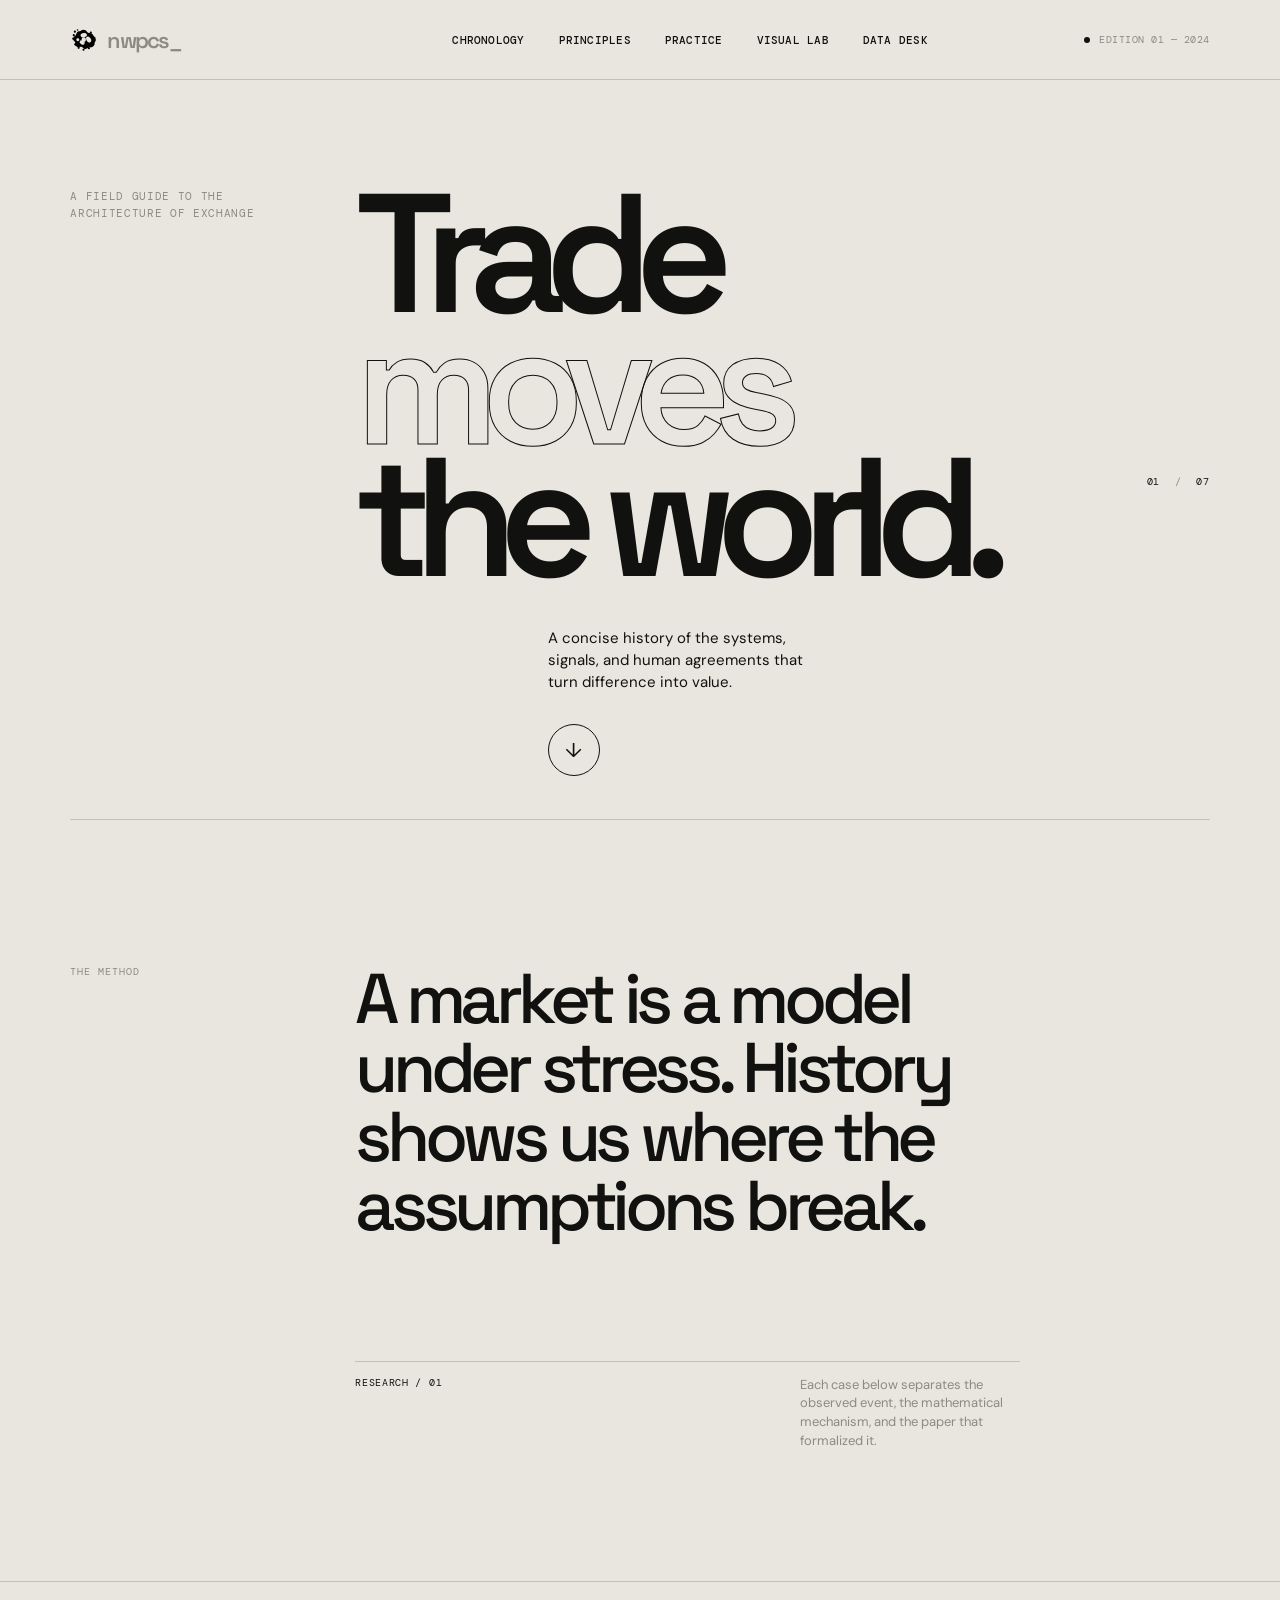
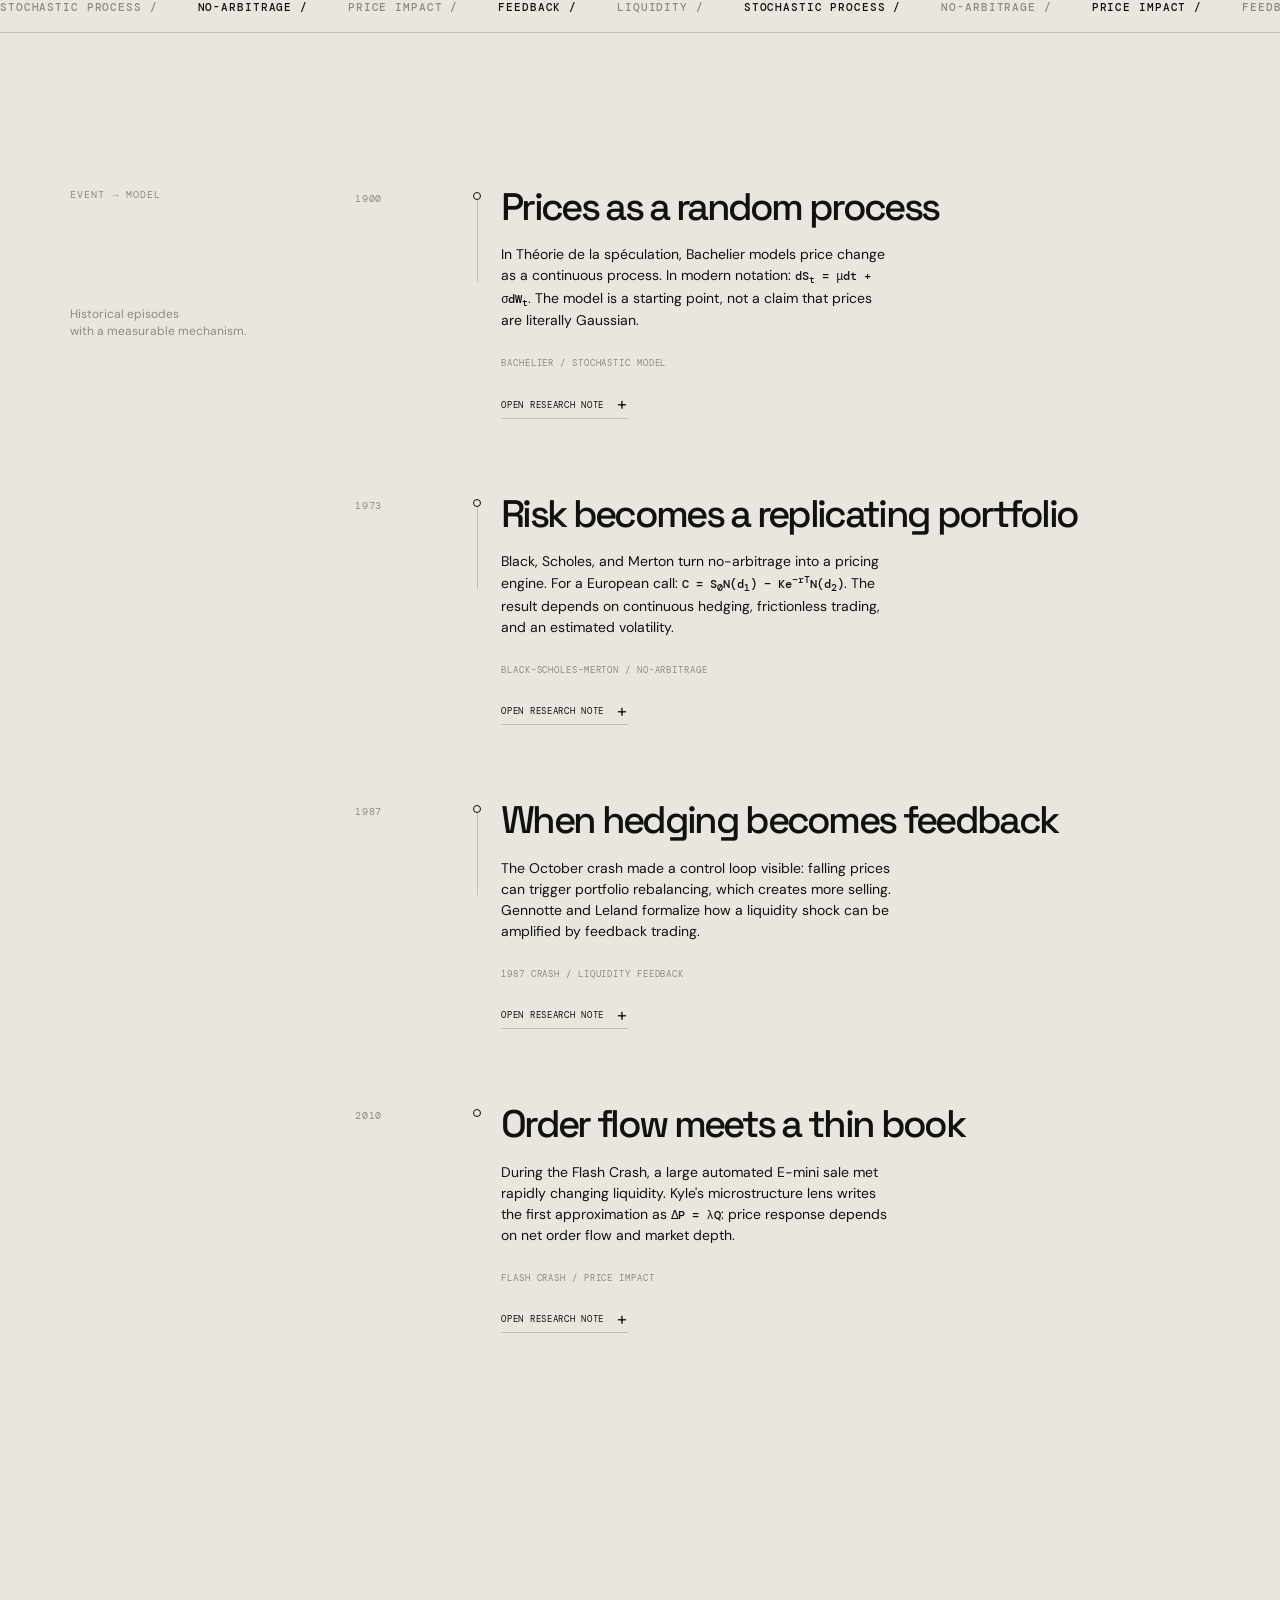
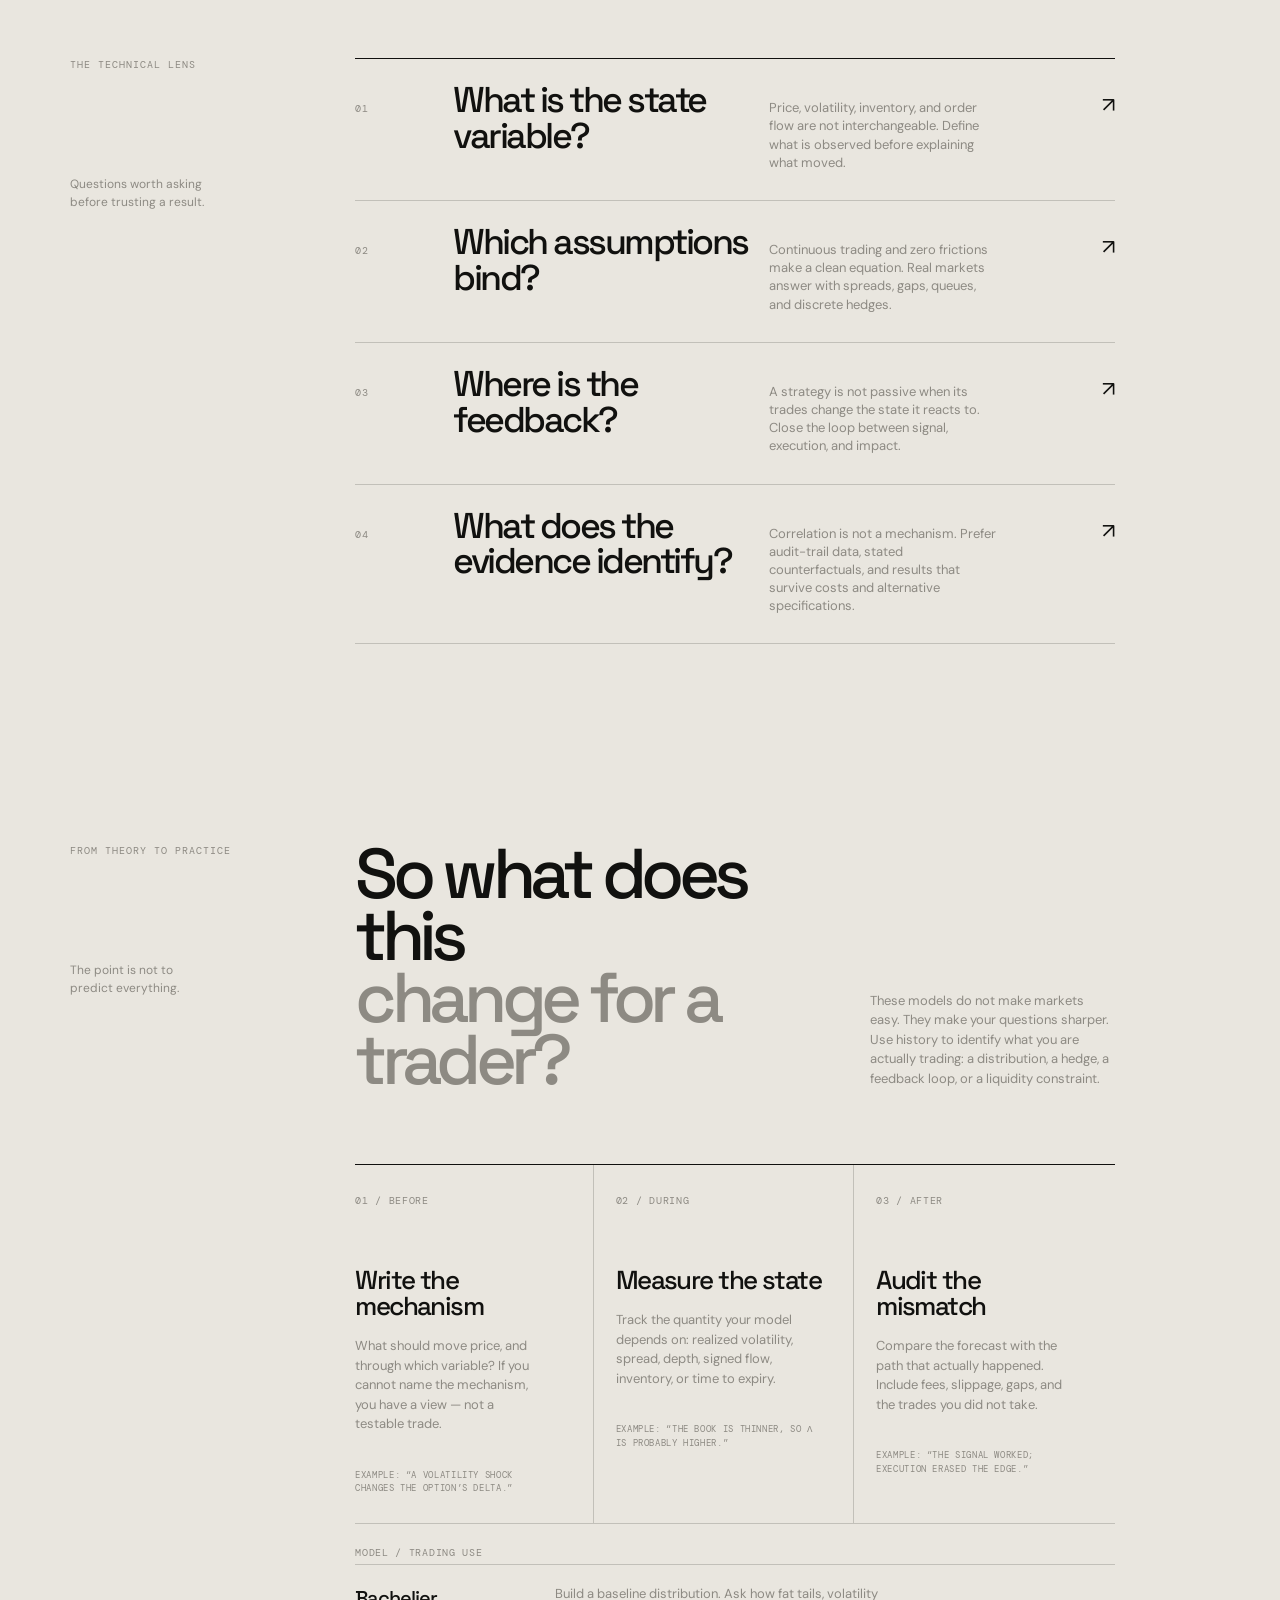
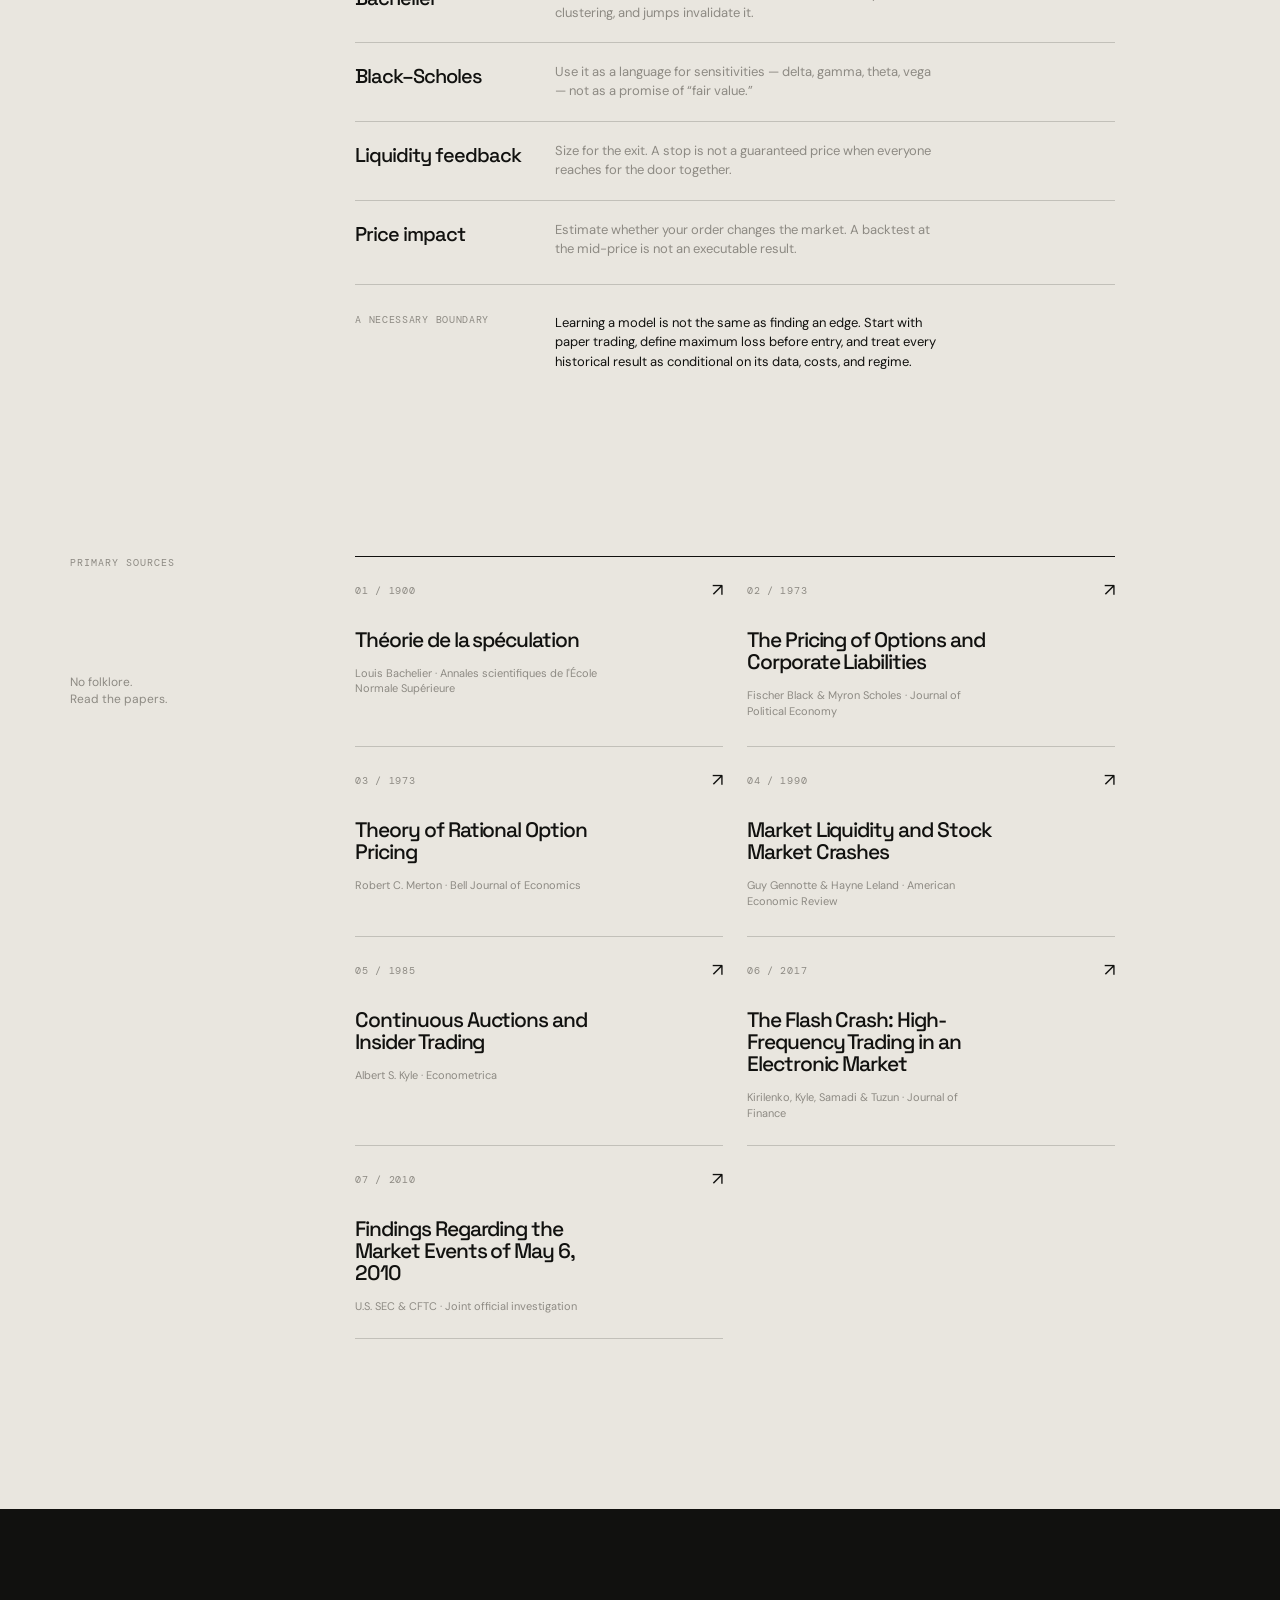
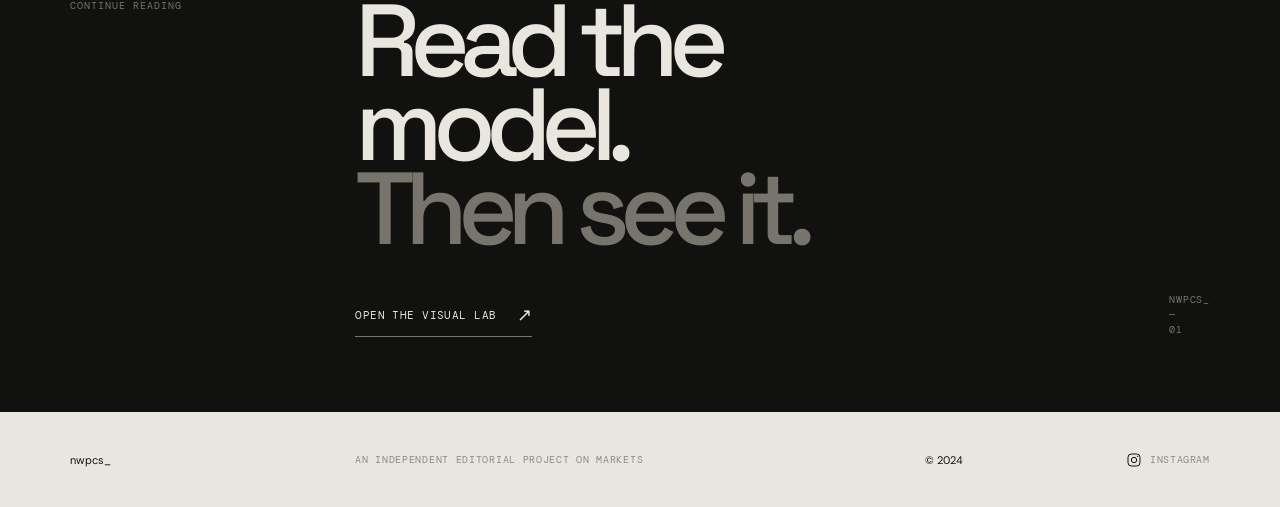
<file: index.html>
<!doctype html>
<html lang="en">
  <head>
    <meta charset="UTF-8" />
    <meta name="viewport" content="width=device-width, initial-scale=1.0" />
    <meta name="theme-color" content="#10100f" />
    <meta name="description" content="The institutional history of trade, from first exchange to electronic markets." />
    <title>nwpcs_ — A Technical History of Trade</title>
    <link rel="preconnect" href="https://fonts.googleapis.com" />
    <link rel="preconnect" href="https://fonts.gstatic.com" crossorigin />
    <link href="https://fonts.googleapis.com/css2?family=DM+Mono:wght@400;500&family=DM+Sans:wght@400;500;700&family=Space+Grotesk:wght@400;500;600;700&display=swap" rel="stylesheet" />
    <link rel="stylesheet" href="styles.css" />
  </head>
  <body>
    <div class="progress-bar" aria-hidden="true"></div>
    <header class="site-header">
      <a class="wordmark" href="#top" aria-label="nwpcs_ home"><img src="logo.svg" alt="" /> <span>nwpcs_</span></a>
      <nav class="main-nav" aria-label="Main navigation">
        <a href="#chronology">Chronology</a>
        <a href="#principles">Principles</a>
        <a href="#practice">Practice</a>
        <a href="lab.html">Visual lab</a>
        <a href="data.html">Data desk</a>
      </nav>
      <div class="header-meta">
        <span class="status-dot"></span>
        <span>Edition 01 — 2024</span>
      </div>
      <button class="menu-button" aria-label="Toggle navigation" aria-expanded="false"><span></span><span></span></button>
    </header>

    <main id="top">
      <section class="hero section-grid">
        <div class="hero-kicker reveal">A field guide to the<br />architecture of exchange</div>
        <div class="hero-copy reveal">
          <h1>Trade<br /><em>moves</em><br />the world.</h1>
          <p class="hero-intro">A concise history of the systems, signals, and human agreements that turn difference into value.</p>
          <a class="circle-link" href="#chronology" aria-label="Explore the chronology"><span>↓</span></a>
        </div>
        <div class="hero-index mono reveal">01 <span>/</span> 07</div>
        <div class="hero-rule"></div>
      </section>

      <section class="statement section-grid reveal">
        <p class="eyebrow">The method</p>
        <div class="statement-body">
          <p class="display-copy">A market is a model under stress. History shows us where the assumptions break.</p>
          <div class="statement-foot">
            <span class="mono">RESEARCH / 01</span>
            <p>Each case below separates the observed event, the mathematical mechanism, and the paper that formalized it.</p>
          </div>
        </div>
      </section>

      <section class="ticker" aria-label="Market concepts">
        <div class="ticker-track">
          <span>STOCHASTIC PROCESS /</span><span>NO-ARBITRAGE /</span><span>PRICE IMPACT /</span><span>FEEDBACK /</span><span>LIQUIDITY /</span><span>STOCHASTIC PROCESS /</span><span>NO-ARBITRAGE /</span><span>PRICE IMPACT /</span><span>FEEDBACK /</span><span>LIQUIDITY /</span>
        </div>
      </section>

      <section id="chronology" class="chronology section-grid">
        <div class="section-side">
          <p class="eyebrow">Event → model</p>
          <p class="side-note">Historical episodes<br />with a measurable mechanism.</p>
        </div>
        <div class="timeline">
          <article class="timeline-item reveal">
            <div class="timeline-date mono">1900</div>
            <div class="timeline-marker"></div>
            <div class="timeline-content">
              <h2>Prices as a random process</h2>
              <p>In <em>Théorie de la spéculation</em>, Bachelier models price change as a continuous process. In modern notation: <strong>dS<sub>t</sub> = μdt + σdW<sub>t</sub></strong>. The model is a starting point, not a claim that prices are literally Gaussian.</p>
              <span class="timeline-tag">BACHELIER / STOCHASTIC MODEL</span>
              <button class="event-trigger" type="button" aria-expanded="false"><span>Open research note</span><span class="event-trigger-icon">+</span></button>
              <div class="event-detail" hidden>
                <div class="detail-label mono">Mechanism</div>
                <p>Bachelier assumes increments are independent and normally distributed. Over a horizon <strong>t</strong>, the model implies <strong>S<sub>t</sub> − S<sub>0</sub> ~ N(μt, σ²t)</strong>. Variance grows linearly with time, a useful benchmark for testing how observed returns depart from a random walk.</p>
                <div class="detail-label mono">Read the paper</div>
                <a href="https://doi.org/10.24033/asens.476" target="_blank" rel="noreferrer">Louis Bachelier, “Théorie de la spéculation” <span>↗</span></a>
              </div>
            </div>
          </article>
          <article class="timeline-item reveal">
            <div class="timeline-date mono">1973</div>
            <div class="timeline-marker"></div>
            <div class="timeline-content">
              <h2>Risk becomes a replicating portfolio</h2>
              <p>Black, Scholes, and Merton turn no-arbitrage into a pricing engine. For a European call: <strong>C = S<sub>0</sub>N(d<sub>1</sub>) − Ke<sup>−rT</sup>N(d<sub>2</sub>)</strong>. The result depends on continuous hedging, frictionless trading, and an estimated volatility.</p>
              <span class="timeline-tag">BLACK–SCHOLES–MERTON / NO-ARBITRAGE</span>
              <button class="event-trigger" type="button" aria-expanded="false"><span>Open research note</span><span class="event-trigger-icon">+</span></button>
              <div class="event-detail" hidden>
                <div class="detail-label mono">Mechanism</div>
                <p>The hedge ratio <strong>Δ = ∂C/∂S</strong> changes as the underlying moves. Rebalancing the stock position offsets the option's local exposure; the remaining return is tied to the risk-free rate under the model's assumptions.</p>
                <div class="detail-label mono">Read the papers</div>
                <a href="https://doi.org/10.1086/260062" target="_blank" rel="noreferrer">Black &amp; Scholes, “The Pricing of Options and Corporate Liabilities” <span>↗</span></a>
                <a href="https://doi.org/10.2307/3003143" target="_blank" rel="noreferrer">Merton, “Theory of Rational Option Pricing” <span>↗</span></a>
              </div>
            </div>
          </article>
          <article class="timeline-item reveal">
            <div class="timeline-date mono">1987</div>
            <div class="timeline-marker"></div>
            <div class="timeline-content">
              <h2>When hedging becomes feedback</h2>
              <p>The October crash made a control loop visible: falling prices can trigger portfolio rebalancing, which creates more selling. Gennotte and Leland formalize how a liquidity shock can be amplified by feedback trading.</p>
              <span class="timeline-tag">1987 CRASH / LIQUIDITY FEEDBACK</span>
              <button class="event-trigger" type="button" aria-expanded="false"><span>Open research note</span><span class="event-trigger-icon">+</span></button>
              <div class="event-detail" hidden>
                <div class="detail-label mono">Mechanism</div>
                <p>A price move changes portfolio weights. If many strategies rebalance in the same direction, aggregate demand becomes a function of the price move itself: <strong>Q<sub>t</sub> = Q<sub>0</sub> − αΔP<sub>t</sub></strong>. With limited depth, that endogenous order flow can magnify the initial shock.</p>
                <div class="detail-label mono">Read the paper</div>
                <a href="https://www.jstor.org/stable/2006814" target="_blank" rel="noreferrer">Gennotte &amp; Leland, “Market Liquidity and Stock Market Crashes” <span>↗</span></a>
            </div>
          </article>
          <article class="timeline-item reveal">
            <div class="timeline-date mono">2010</div>
            <div class="timeline-marker"></div>
            <div class="timeline-content">
              <h2>Order flow meets a thin book</h2>
              <p>During the Flash Crash, a large automated E-mini sale met rapidly changing liquidity. Kyle's microstructure lens writes the first approximation as <strong>ΔP = λQ</strong>: price response depends on net order flow and market depth.</p>
              <span class="timeline-tag">FLASH CRASH / PRICE IMPACT</span>
              <button class="event-trigger" type="button" aria-expanded="false"><span>Open research note</span><span class="event-trigger-icon">+</span></button>
              <div class="event-detail" hidden>
                <div class="detail-label mono">Mechanism</div>
                <p>Here <strong>Q</strong> is signed net order flow and <strong>λ</strong> is inverse market depth. When displayed liquidity is withdrawn, the same quantity must travel through more price levels: effective <strong>λ</strong> rises, so a fixed order produces a larger move.</p>
                <div class="detail-label mono">Read the evidence</div>
                <a href="https://www.sec.gov/files/dera/studies/2010/marketevents-report.pdf" target="_blank" rel="noreferrer">SEC &amp; CFTC, “Findings Regarding the Market Events of May 6, 2010” <span>↗</span></a>
                <a href="https://doi.org/10.1111/jofi.12410" target="_blank" rel="noreferrer">Kirilenko et al., “The Flash Crash” <span>↗</span></a>
              </div>
            </div>
          </article>
        </div>
      </section>

      <section id="principles" class="principles section-grid">
        <div class="section-side">
          <p class="eyebrow">The technical lens</p>
          <p class="side-note">Questions worth asking<br />before trusting a result.</p>
        </div>
        <div class="principle-list">
          <article class="principle reveal"><span class="principle-num mono">01</span><h2>What is the state variable?</h2><p>Price, volatility, inventory, and order flow are not interchangeable. Define what is observed before explaining what moved.</p><span class="principle-arrow">↗</span></article>
          <article class="principle reveal"><span class="principle-num mono">02</span><h2>Which assumptions bind?</h2><p>Continuous trading and zero frictions make a clean equation. Real markets answer with spreads, gaps, queues, and discrete hedges.</p><span class="principle-arrow">↗</span></article>
          <article class="principle reveal"><span class="principle-num mono">03</span><h2>Where is the feedback?</h2><p>A strategy is not passive when its trades change the state it reacts to. Close the loop between signal, execution, and impact.</p><span class="principle-arrow">↗</span></article>
          <article class="principle reveal"><span class="principle-num mono">04</span><h2>What does the evidence identify?</h2><p>Correlation is not a mechanism. Prefer audit-trail data, stated counterfactuals, and results that survive costs and alternative specifications.</p><span class="principle-arrow">↗</span></article>
        </div>
      </section>

      <section id="practice" class="practice section-grid">
        <div class="section-side">
          <p class="eyebrow">From theory to practice</p>
          <p class="side-note">The point is not to<br />predict everything.</p>
        </div>
        <div class="practice-body">
          <div class="practice-intro reveal">
            <h2>So what does this<br /><span>change for a trader?</span></h2>
            <p>These models do not make markets easy. They make your questions sharper. Use history to identify what you are actually trading: a distribution, a hedge, a feedback loop, or a liquidity constraint.</p>
          </div>
          <div class="workflow">
            <article class="workflow-step reveal">
              <span class="workflow-num mono">01 / BEFORE</span>
              <h3>Write the mechanism</h3>
              <p>What should move price, and through which variable? If you cannot name the mechanism, you have a view — not a testable trade.</p>
              <span class="workflow-example mono">EXAMPLE: “A volatility shock changes the option’s delta.”</span>
            </article>
            <article class="workflow-step reveal">
              <span class="workflow-num mono">02 / DURING</span>
              <h3>Measure the state</h3>
              <p>Track the quantity your model depends on: realized volatility, spread, depth, signed flow, inventory, or time to expiry.</p>
              <span class="workflow-example mono">EXAMPLE: “The book is thinner, so λ is probably higher.”</span>
            </article>
            <article class="workflow-step reveal">
              <span class="workflow-num mono">03 / AFTER</span>
              <h3>Audit the mismatch</h3>
              <p>Compare the forecast with the path that actually happened. Include fees, slippage, gaps, and the trades you did not take.</p>
              <span class="workflow-example mono">EXAMPLE: “The signal worked; execution erased the edge.”</span>
            </article>
          </div>
          <div class="translation-grid">
            <div class="translation-label mono">MODEL / TRADING USE</div>
            <div class="translation-row reveal"><strong>Bachelier</strong><span>Build a baseline distribution. Ask how fat tails, volatility clustering, and jumps invalidate it.</span></div>
            <div class="translation-row reveal"><strong>Black–Scholes</strong><span>Use it as a language for sensitivities — delta, gamma, theta, vega — not as a promise of “fair value.”</span></div>
            <div class="translation-row reveal"><strong>Liquidity feedback</strong><span>Size for the exit. A stop is not a guaranteed price when everyone reaches for the door together.</span></div>
            <div class="translation-row reveal"><strong>Price impact</strong><span>Estimate whether your order changes the market. A backtest at the mid-price is not an executable result.</span></div>
          </div>
          <aside class="risk-note reveal">
            <span class="mono">A necessary boundary</span>
            <p>Learning a model is not the same as finding an edge. Start with paper trading, define maximum loss before entry, and treat every historical result as conditional on its data, costs, and regime.</p>
          </aside>
        </div>
      </section>

      <section class="sources section-grid">
        <div class="section-side">
          <p class="eyebrow">Primary sources</p>
          <p class="side-note">No folklore.<br />Read the papers.</p>
        </div>
        <div class="source-list">
          <a class="source-card reveal" href="https://doi.org/10.24033/asens.476" target="_blank" rel="noreferrer"><span class="mono">01 / 1900</span><h3>Théorie de la spéculation</h3><p>Louis Bachelier · Annales scientifiques de l'École Normale Supérieure</p><span class="source-arrow">↗</span></a>
          <a class="source-card reveal" href="https://doi.org/10.1086/260062" target="_blank" rel="noreferrer"><span class="mono">02 / 1973</span><h3>The Pricing of Options and Corporate Liabilities</h3><p>Fischer Black &amp; Myron Scholes · Journal of Political Economy</p><span class="source-arrow">↗</span></a>
          <a class="source-card reveal" href="https://doi.org/10.2307/3003143" target="_blank" rel="noreferrer"><span class="mono">03 / 1973</span><h3>Theory of Rational Option Pricing</h3><p>Robert C. Merton · Bell Journal of Economics</p><span class="source-arrow">↗</span></a>
          <a class="source-card reveal" href="https://www.jstor.org/stable/2006814" target="_blank" rel="noreferrer"><span class="mono">04 / 1990</span><h3>Market Liquidity and Stock Market Crashes</h3><p>Guy Gennotte &amp; Hayne Leland · American Economic Review</p><span class="source-arrow">↗</span></a>
          <a class="source-card reveal" href="https://doi.org/10.2307/1913210" target="_blank" rel="noreferrer"><span class="mono">05 / 1985</span><h3>Continuous Auctions and Insider Trading</h3><p>Albert S. Kyle · Econometrica</p><span class="source-arrow">↗</span></a>
          <a class="source-card reveal" href="https://doi.org/10.1111/jofi.12410" target="_blank" rel="noreferrer"><span class="mono">06 / 2017</span><h3>The Flash Crash: High-Frequency Trading in an Electronic Market</h3><p>Kirilenko, Kyle, Samadi &amp; Tuzun · Journal of Finance</p><span class="source-arrow">↗</span></a>
          <a class="source-card reveal" href="https://www.sec.gov/files/dera/studies/2010/marketevents-report.pdf" target="_blank" rel="noreferrer"><span class="mono">07 / 2010</span><h3>Findings Regarding the Market Events of May 6, 2010</h3><p>U.S. SEC &amp; CFTC · Joint official investigation</p><span class="source-arrow">↗</span></a>
        </div>
      </section>

      <section id="reading-room" class="closing">
        <div class="closing-grid section-grid reveal">
          <p class="eyebrow">Continue reading</p>
          <div>
            <h2>Read the model.<br /><span>Then see it.</span></h2>
            <a class="text-link" href="lab.html">Open the visual lab <span>↗</span></a>
          </div>
          <div class="closing-index mono">nwpcs_<br />—<br />01</div>
        </div>
      </section>
    </main>

    <footer class="site-footer section-grid">
      <span>nwpcs_</span>
      <span class="mono">An independent editorial project on markets</span>
      <span>© 2024</span>
      <a class="social-link" href="https://www.instagram.com/nwpcs_/" target="_blank" rel="noreferrer" aria-label="Follow nwpcs_ on Instagram">
        <svg viewBox="0 0 24 24" aria-hidden="true"><rect x="3" y="3" width="18" height="18" rx="5"></rect><circle cx="12" cy="12" r="4"></circle><circle cx="17.5" cy="6.5" r="1"></circle></svg>
        <span>Instagram</span>
      </a>
    </footer>
    <script src="script.js"></script>
  </body>
</html>
</file>
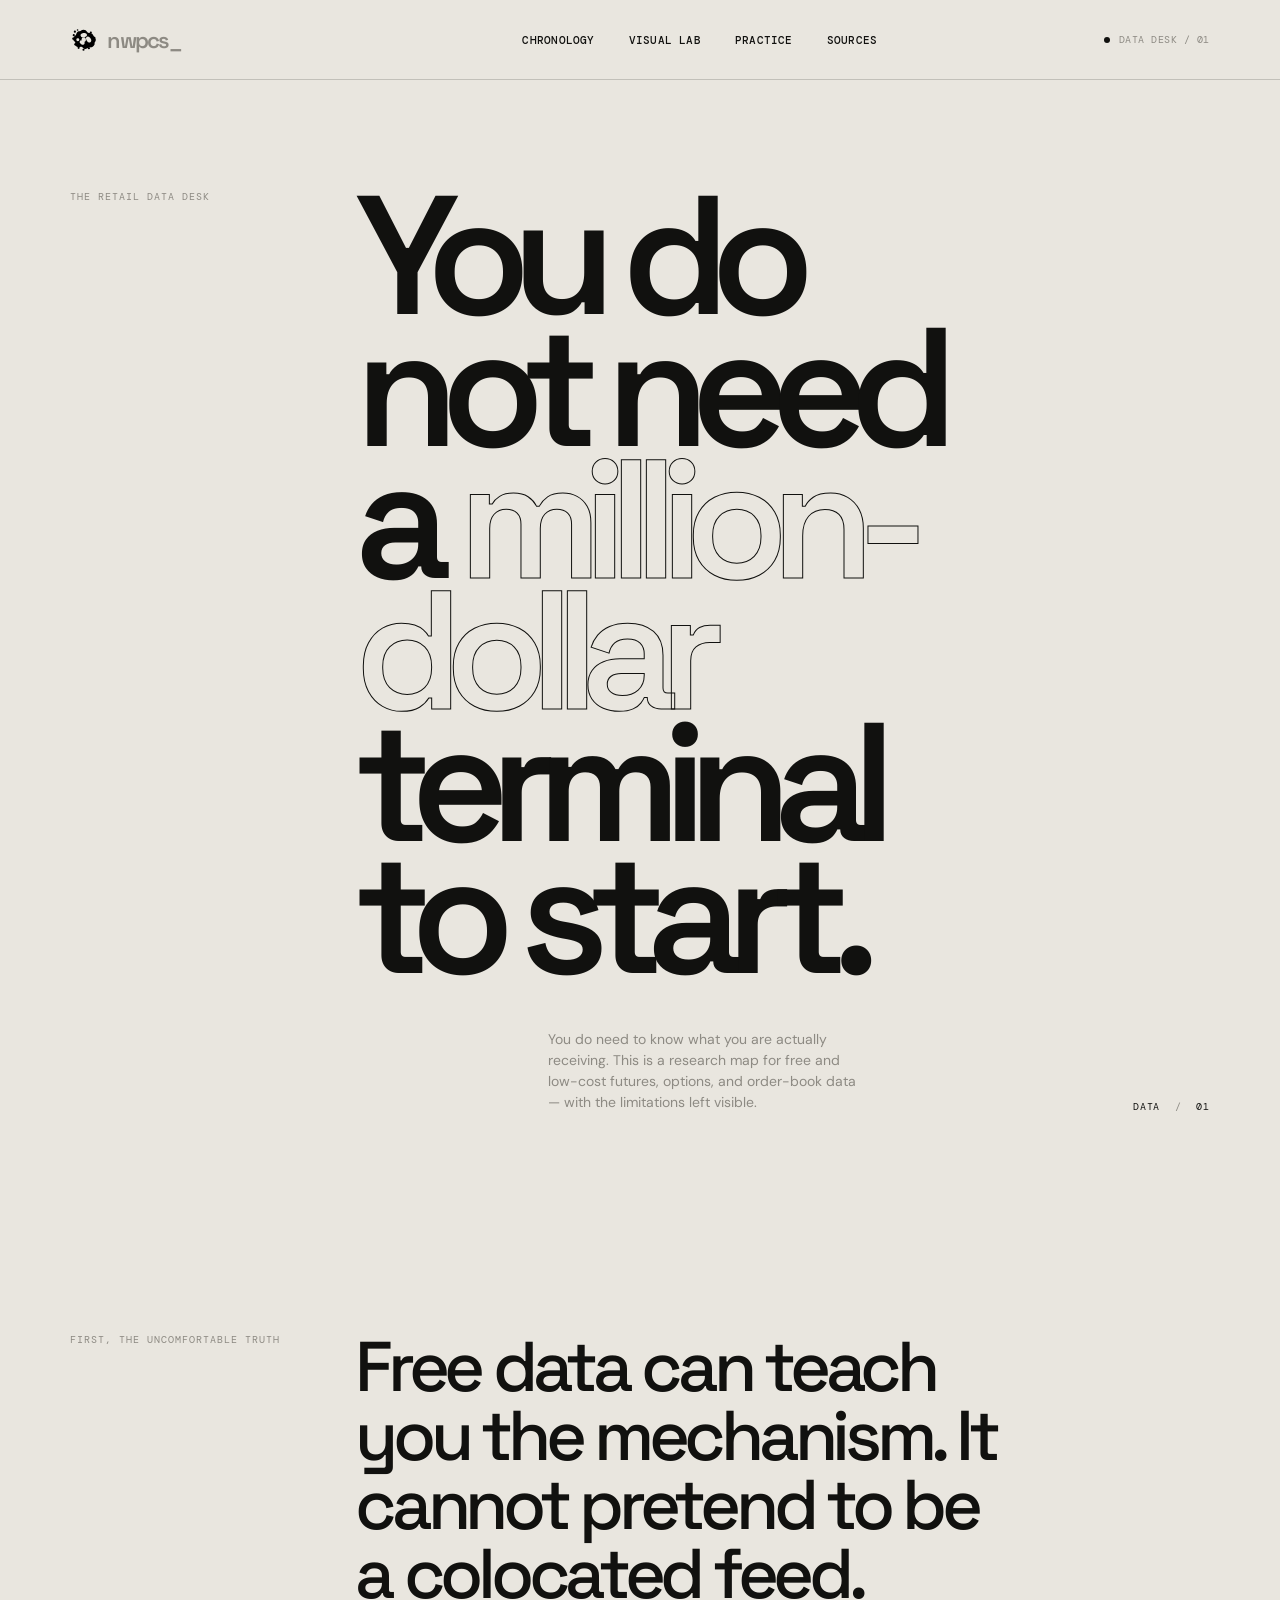
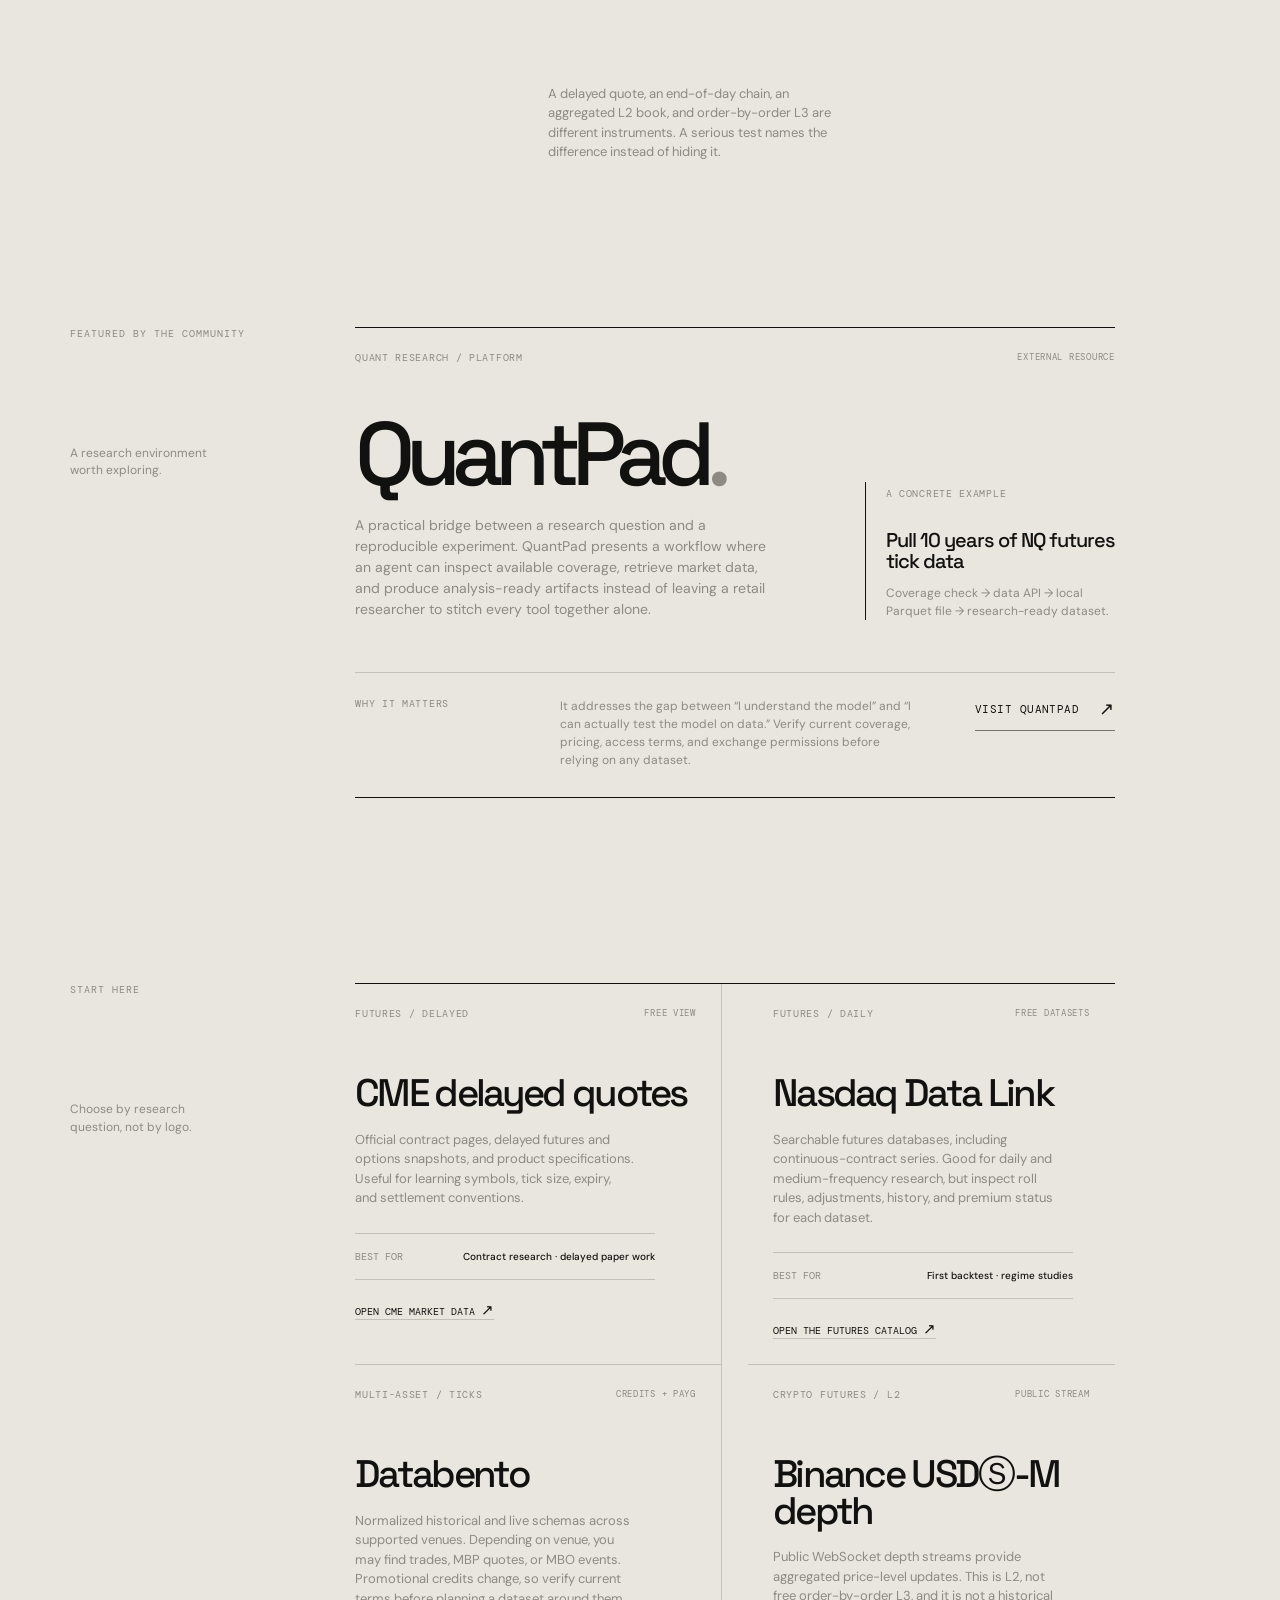
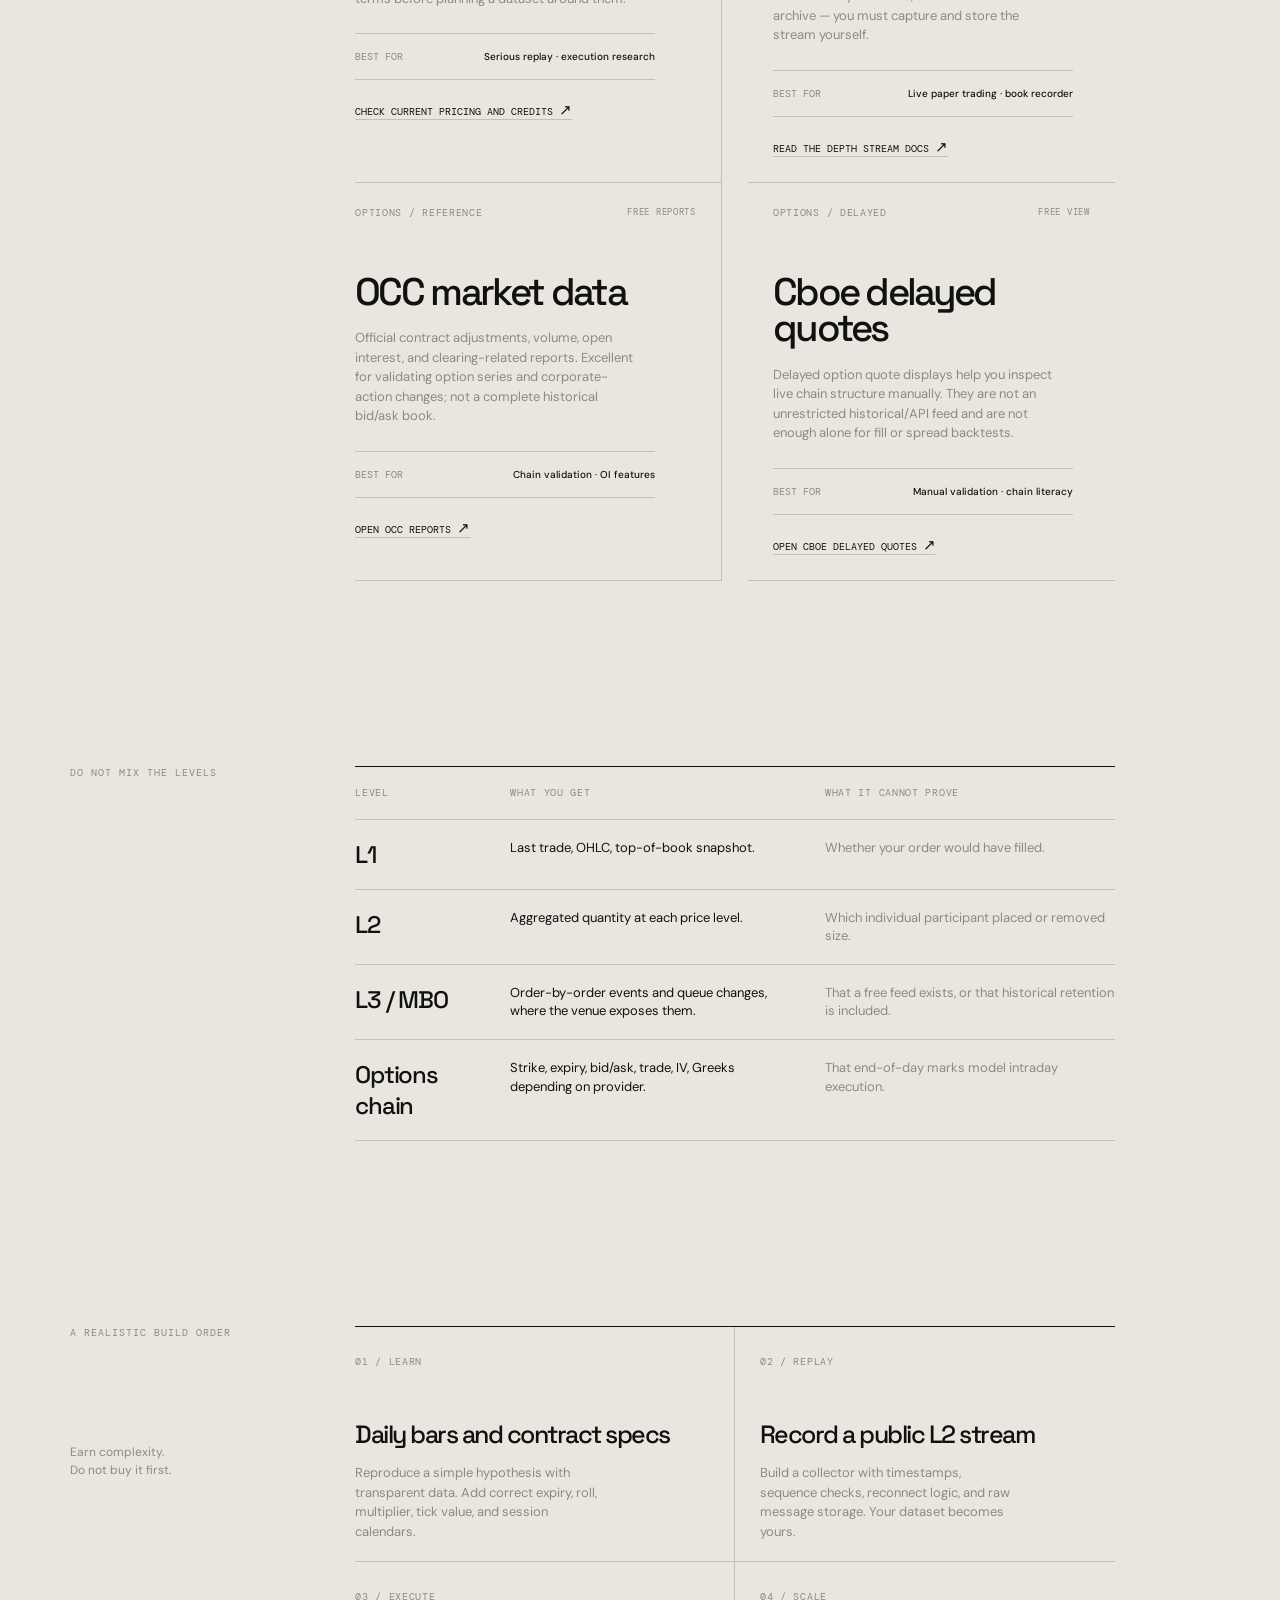
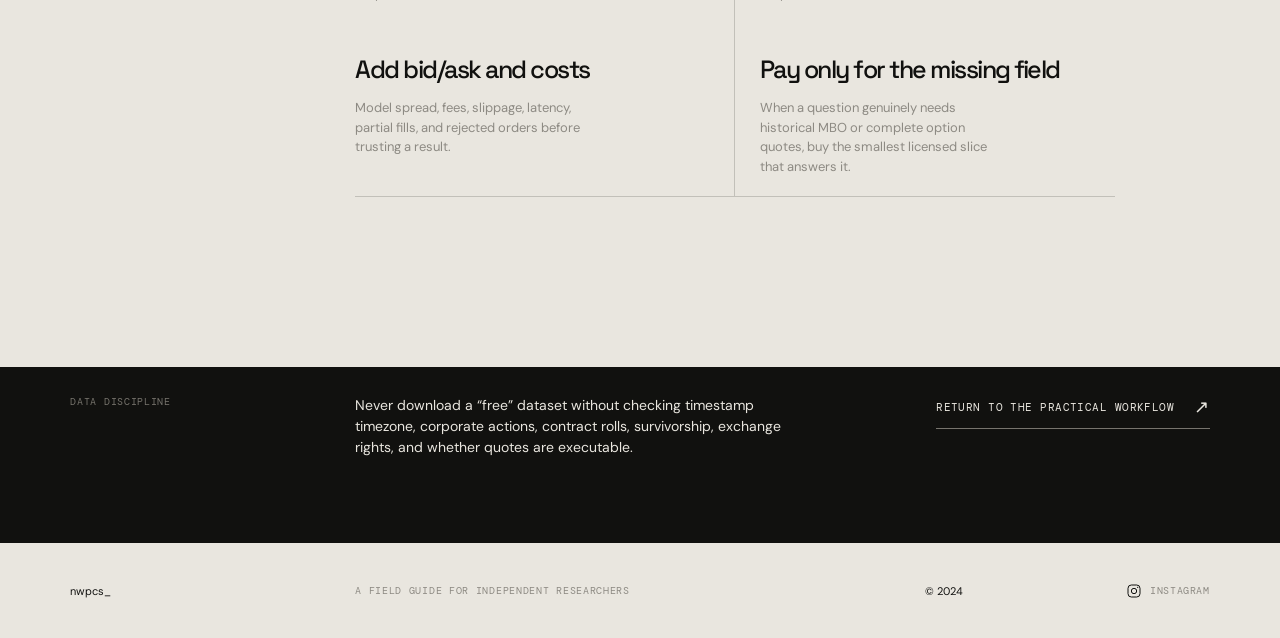
<file: data.html>
<!doctype html>
<html lang="en">
  <head>
    <meta charset="UTF-8" />
    <meta name="viewport" content="width=device-width, initial-scale=1.0" />
    <meta name="theme-color" content="#10100f" />
    <meta name="description" content="A practical map of free and low-cost market data for retail researchers." />
    <title>Data Desk — nwpcs_</title>
    <link rel="preconnect" href="https://fonts.googleapis.com" />
    <link rel="preconnect" href="https://fonts.gstatic.com" crossorigin />
    <link href="https://fonts.googleapis.com/css2?family=DM+Mono:wght@400;500&family=DM+Sans:wght@400;500;700&family=Space+Grotesk:wght@400;500;600;700&display=swap" rel="stylesheet" />
    <link rel="stylesheet" href="styles.css" />
  </head>
  <body class="data-page">
    <header class="site-header">
      <a class="wordmark" href="index.html" aria-label="nwpcs_ home"><img src="logo.svg" alt="" /> <span>nwpcs_</span></a>
      <nav class="main-nav" aria-label="Main navigation">
        <a href="index.html#chronology">Chronology</a>
        <a href="lab.html">Visual lab</a>
        <a href="index.html#practice">Practice</a>
        <a href="index.html#reading-room">Sources</a>
      </nav>
      <div class="header-meta"><span class="status-dot"></span><span>Data desk / 01</span></div>
      <button class="menu-button" aria-label="Toggle navigation" aria-expanded="false"><span></span><span></span></button>
    </header>

    <main>
      <section class="data-hero section-grid">
        <p class="eyebrow">The retail data desk</p>
        <div class="data-hero-copy">
          <h1>You do not need<br />a <em>million-dollar</em><br />terminal to start.</h1>
          <p>You do need to know what you are actually receiving. This is a research map for free and low-cost futures, options, and order-book data — with the limitations left visible.</p>
        </div>
        <div class="hero-index mono">DATA <span>/</span> 01</div>
      </section>

      <section class="data-truth section-grid">
        <div class="section-side"><p class="eyebrow">First, the uncomfortable truth</p></div>
        <div class="data-truth-copy"><p class="display-copy">Free data can teach you the mechanism. It cannot pretend to be a colocated feed.</p><p class="data-truth-note">A delayed quote, an end-of-day chain, an aggregated L2 book, and order-by-order L3 are different instruments. A serious test names the difference instead of hiding it.</p></div>
      </section>

      <section class="featured-platform section-grid">
        <div class="section-side"><p class="eyebrow">Featured by the community</p><p class="side-note">A research environment<br />worth exploring.</p></div>
        <div class="featured-platform-card reveal">
          <div class="featured-platform-top"><span class="mono">QUANT RESEARCH / PLATFORM</span><span class="availability">EXTERNAL RESOURCE</span></div>
          <div class="featured-platform-main">
            <div>
              <h2>QuantPad<span>.</span></h2>
              <p>A practical bridge between a research question and a reproducible experiment. QuantPad presents a workflow where an agent can inspect available coverage, retrieve market data, and produce analysis-ready artifacts instead of leaving a retail researcher to stitch every tool together alone.</p>
            </div>
            <div class="featured-platform-proof">
              <span class="mono">A concrete example</span>
              <strong>Pull 10 years of NQ futures tick data</strong>
              <p>Coverage check → data API → local Parquet file → research-ready dataset.</p>
            </div>
          </div>
          <div class="featured-platform-bottom">
            <span class="mono">WHY IT MATTERS</span>
            <p>It addresses the gap between “I understand the model” and “I can actually test the model on data.” Verify current coverage, pricing, access terms, and exchange permissions before relying on any dataset.</p>
            <a class="text-link" href="https://quantpad.ai/" target="_blank" rel="noreferrer">Visit QuantPad <span>↗</span></a>
          </div>
        </div>
      </section>

      <section class="data-sources section-grid">
        <div class="section-side"><p class="eyebrow">Start here</p><p class="side-note">Choose by research<br />question, not by logo.</p></div>
        <div class="source-desk">
          <article class="data-source reveal"><div class="source-meta"><span class="mono">FUTURES / DELAYED</span><span class="availability">FREE VIEW</span></div><h2>CME delayed quotes</h2><p>Official contract pages, delayed futures and options snapshots, and product specifications. Useful for learning symbols, tick size, expiry, and settlement conventions.</p><div class="data-fit"><span>Best for</span><strong>Contract research · delayed paper work</strong></div><a href="https://www.cmegroup.com/market-data/real-time-and-delayed-quotes.html" target="_blank" rel="noreferrer">Open CME market data <span>↗</span></a></article>
          <article class="data-source reveal"><div class="source-meta"><span class="mono">FUTURES / DAILY</span><span class="availability">FREE DATASETS</span></div><h2>Nasdaq Data Link</h2><p>Searchable futures databases, including continuous-contract series. Good for daily and medium-frequency research, but inspect roll rules, adjustments, history, and premium status for each dataset.</p><div class="data-fit"><span>Best for</span><strong>First backtest · regime studies</strong></div><a href="https://data.nasdaq.com/databases/CHRIS" target="_blank" rel="noreferrer">Open the futures catalog <span>↗</span></a></article>
          <article class="data-source reveal"><div class="source-meta"><span class="mono">MULTI-ASSET / TICKS</span><span class="availability">CREDITS + PAYG</span></div><h2>Databento</h2><p>Normalized historical and live schemas across supported venues. Depending on venue, you may find trades, MBP quotes, or MBO events. Promotional credits change, so verify current terms before planning a dataset around them.</p><div class="data-fit"><span>Best for</span><strong>Serious replay · execution research</strong></div><a href="https://databento.com/pricing" target="_blank" rel="noreferrer">Check current pricing and credits <span>↗</span></a></article>
          <article class="data-source reveal"><div class="source-meta"><span class="mono">CRYPTO FUTURES / L2</span><span class="availability">PUBLIC STREAM</span></div><h2>Binance USDⓈ-M depth</h2><p>Public WebSocket depth streams provide aggregated price-level updates. This is L2, not free order-by-order L3, and it is not a historical archive — you must capture and store the stream yourself.</p><div class="data-fit"><span>Best for</span><strong>Live paper trading · book recorder</strong></div><a href="https://developers.binance.com/docs/derivatives/usds-margined-futures/websocket-market-streams" target="_blank" rel="noreferrer">Read the depth stream docs <span>↗</span></a></article>
          <article class="data-source reveal"><div class="source-meta"><span class="mono">OPTIONS / REFERENCE</span><span class="availability">FREE REPORTS</span></div><h2>OCC market data</h2><p>Official contract adjustments, volume, open interest, and clearing-related reports. Excellent for validating option series and corporate-action changes; not a complete historical bid/ask book.</p><div class="data-fit"><span>Best for</span><strong>Chain validation · OI features</strong></div><a href="https://www.theocc.com/market-data/market-data-reports" target="_blank" rel="noreferrer">Open OCC reports <span>↗</span></a></article>
          <article class="data-source reveal"><div class="source-meta"><span class="mono">OPTIONS / DELAYED</span><span class="availability">FREE VIEW</span></div><h2>Cboe delayed quotes</h2><p>Delayed option quote displays help you inspect live chain structure manually. They are not an unrestricted historical/API feed and are not enough alone for fill or spread backtests.</p><div class="data-fit"><span>Best for</span><strong>Manual validation · chain literacy</strong></div><a href="https://www.cboe.com/delayed_quotes/options/" target="_blank" rel="noreferrer">Open Cboe delayed quotes <span>↗</span></a></article>
        </div>
      </section>

      <section class="data-levels section-grid">
        <div class="section-side"><p class="eyebrow">Do not mix the levels</p></div>
        <div class="levels-table">
          <div class="level-row level-header"><span class="mono">LEVEL</span><span class="mono">WHAT YOU GET</span><span class="mono">WHAT IT CANNOT PROVE</span></div>
          <div class="level-row"><strong>L1</strong><span>Last trade, OHLC, top-of-book snapshot.</span><span>Whether your order would have filled.</span></div>
          <div class="level-row"><strong>L2</strong><span>Aggregated quantity at each price level.</span><span>Which individual participant placed or removed size.</span></div>
          <div class="level-row"><strong>L3 / MBO</strong><span>Order-by-order events and queue changes, where the venue exposes them.</span><span>That a free feed exists, or that historical retention is included.</span></div>
          <div class="level-row"><strong>Options chain</strong><span>Strike, expiry, bid/ask, trade, IV, Greeks depending on provider.</span><span>That end-of-day marks model intraday execution.</span></div>
        </div>
      </section>

      <section class="research-stack section-grid">
        <div class="section-side"><p class="eyebrow">A realistic build order</p><p class="side-note">Earn complexity.<br />Do not buy it first.</p></div>
        <div class="stack-body">
          <article><span class="mono">01 / LEARN</span><h3>Daily bars and contract specs</h3><p>Reproduce a simple hypothesis with transparent data. Add correct expiry, roll, multiplier, tick value, and session calendars.</p></article>
          <article><span class="mono">02 / REPLAY</span><h3>Record a public L2 stream</h3><p>Build a collector with timestamps, sequence checks, reconnect logic, and raw message storage. Your dataset becomes yours.</p></article>
          <article><span class="mono">03 / EXECUTE</span><h3>Add bid/ask and costs</h3><p>Model spread, fees, slippage, latency, partial fills, and rejected orders before trusting a result.</p></article>
          <article><span class="mono">04 / SCALE</span><h3>Pay only for the missing field</h3><p>When a question genuinely needs historical MBO or complete option quotes, buy the smallest licensed slice that answers it.</p></article>
        </div>
      </section>

      <section class="data-warning section-grid"><span class="mono">DATA DISCIPLINE</span><p>Never download a “free” dataset without checking timestamp timezone, corporate actions, contract rolls, survivorship, exchange rights, and whether quotes are executable.</p><a class="text-link" href="index.html#practice">Return to the practical workflow <span>↗</span></a></section>
    </main>
    <footer class="site-footer section-grid"><span>nwpcs_</span><span class="mono">A field guide for independent researchers</span><span>© 2024</span><a class="social-link" href="https://www.instagram.com/nwpcs_/" target="_blank" rel="noreferrer" aria-label="Follow nwpcs_ on Instagram"><svg viewBox="0 0 24 24" aria-hidden="true"><rect x="3" y="3" width="18" height="18" rx="5"></rect><circle cx="12" cy="12" r="4"></circle><circle cx="17.5" cy="6.5" r="1"></circle></svg><span>Instagram</span></a></footer>
    <script src="data.js"></script>
  </body>
</html>
</file>
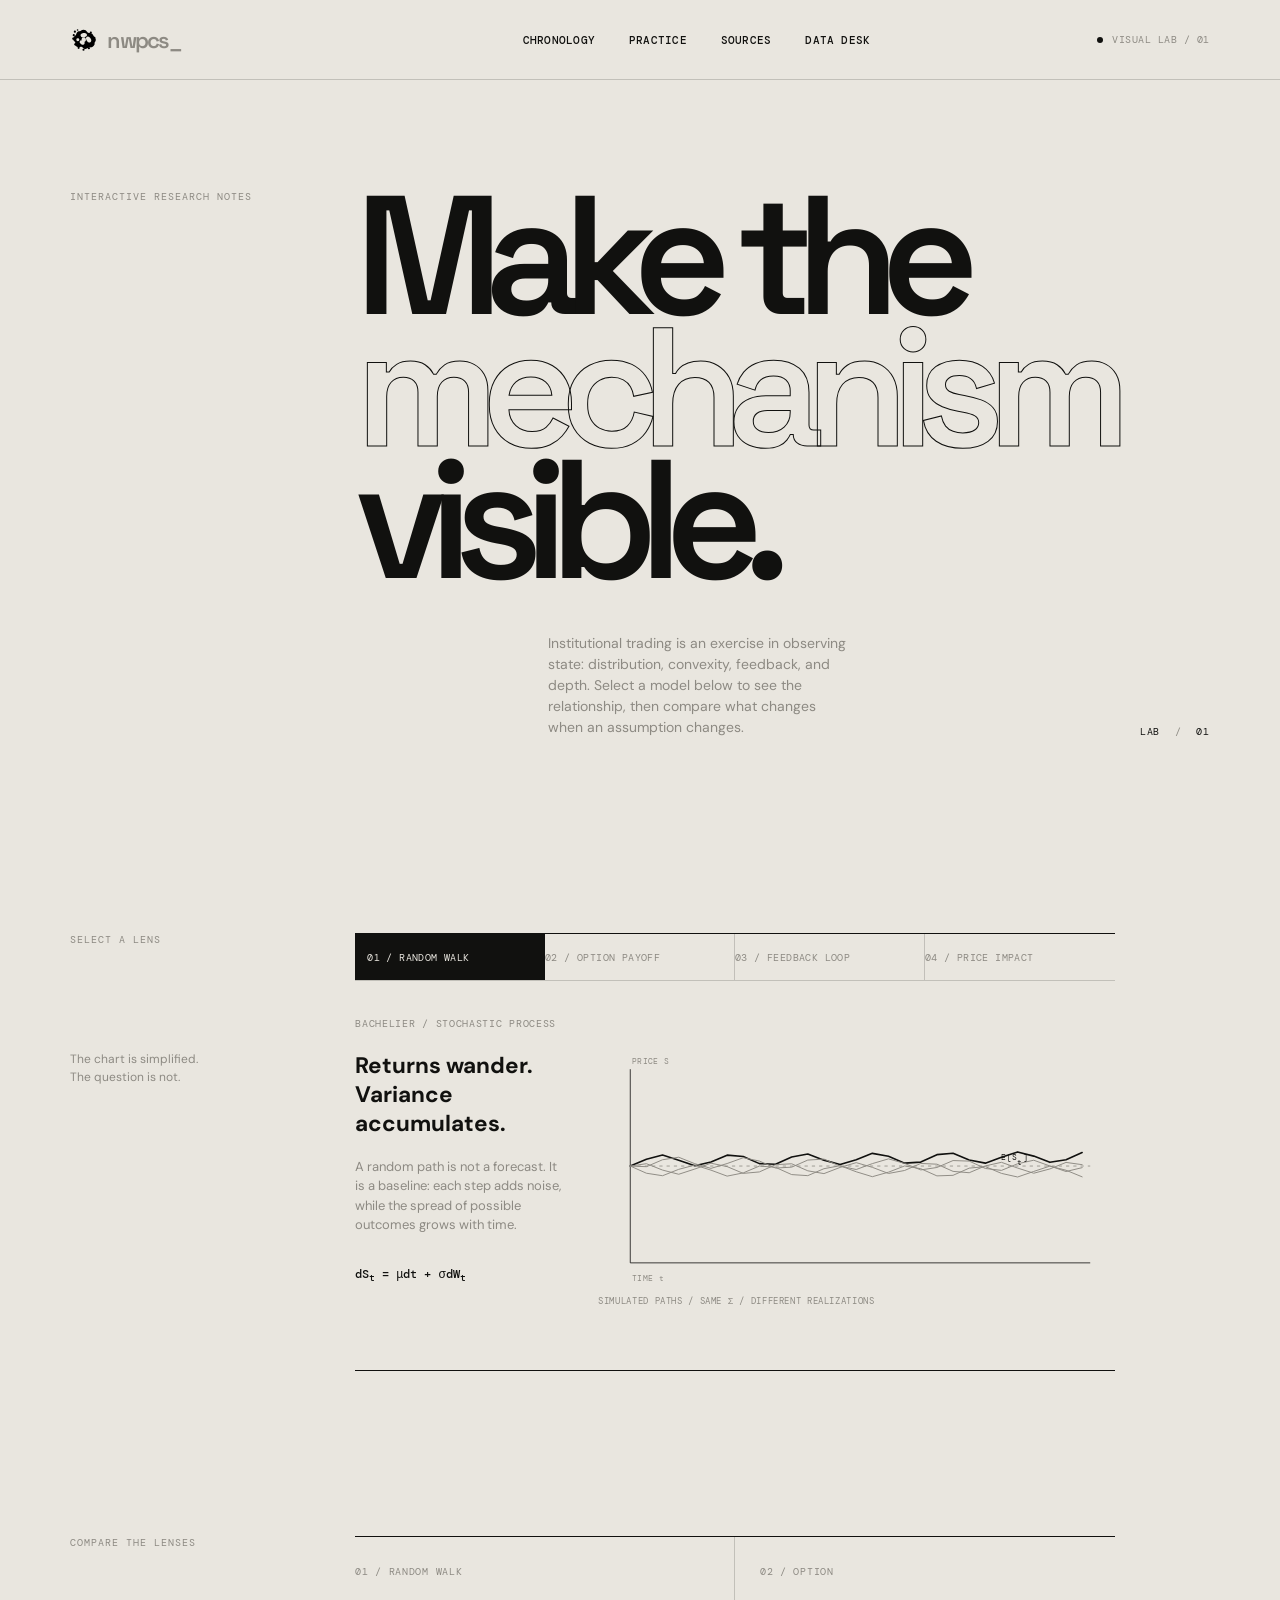
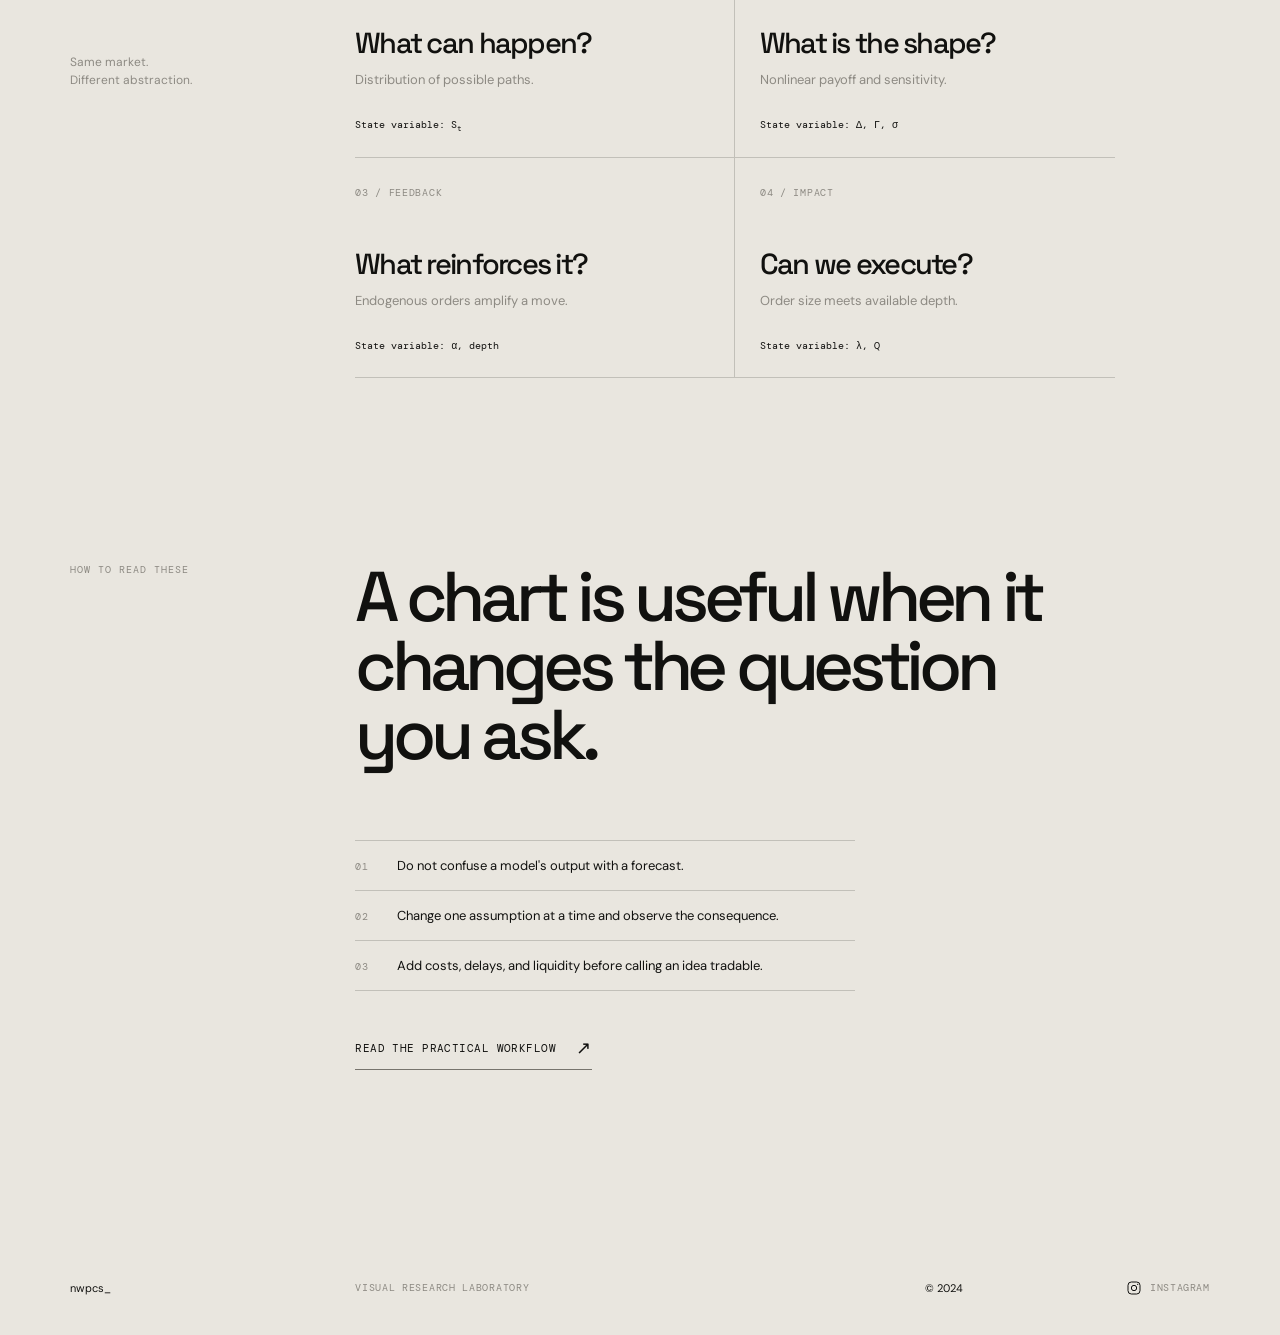
<file: lab.html>
<!doctype html>
<html lang="en">
  <head>
    <meta charset="UTF-8" />
    <meta name="viewport" content="width=device-width, initial-scale=1.0" />
    <meta name="theme-color" content="#10100f" />
    <meta name="description" content="Interactive visual explanations of market models and institutional trading mechanics." />
    <title>Visual Lab — nwpcs_</title>
    <link rel="preconnect" href="https://fonts.googleapis.com" />
    <link rel="preconnect" href="https://fonts.gstatic.com" crossorigin />
    <link href="https://fonts.googleapis.com/css2?family=DM+Mono:wght@400;500&family=DM+Sans:wght@400;500;700&family=Space+Grotesk:wght@400;500;600;700&display=swap" rel="stylesheet" />
    <link rel="stylesheet" href="styles.css" />
  </head>
  <body class="lab-page">
    <header class="site-header">
      <a class="wordmark" href="index.html" aria-label="nwpcs_ home"><img src="logo.svg" alt="" /> <span>nwpcs_</span></a>
      <nav class="main-nav" aria-label="Main navigation">
        <a href="index.html#chronology">Chronology</a>
        <a href="index.html#practice">Practice</a>
        <a href="index.html#reading-room">Sources</a>
        <a href="data.html">Data desk</a>
      </nav>
      <div class="header-meta"><span class="status-dot"></span><span>Visual lab / 01</span></div>
      <button class="menu-button" aria-label="Toggle navigation" aria-expanded="false"><span></span><span></span></button>
    </header>

    <main>
      <section class="lab-hero section-grid">
        <p class="eyebrow">Interactive research notes</p>
        <div class="lab-hero-copy">
          <h1>Make the<br /><em>mechanism</em><br />visible.</h1>
          <p>Institutional trading is an exercise in observing state: distribution, convexity, feedback, and depth. Select a model below to see the relationship, then compare what changes when an assumption changes.</p>
        </div>
        <div class="hero-index mono">LAB <span>/</span> 01</div>
      </section>

      <section class="lab-workspace section-grid">
        <div class="section-side"><p class="eyebrow">Select a lens</p><p class="side-note">The chart is simplified.<br />The question is not.</p></div>
        <div class="lab-body">
          <div class="lab-tabs" role="tablist" aria-label="Visual models">
            <button class="lab-tab active" type="button" role="tab" aria-selected="true" aria-controls="model-bachelier">01 / Random walk</button>
            <button class="lab-tab" type="button" role="tab" aria-selected="false" aria-controls="model-option">02 / Option payoff</button>
            <button class="lab-tab" type="button" role="tab" aria-selected="false" aria-controls="model-feedback">03 / Feedback loop</button>
            <button class="lab-tab" type="button" role="tab" aria-selected="false" aria-controls="model-impact">04 / Price impact</button>
          </div>
          <div class="model-panel active" id="model-bachelier" role="tabpanel">
            <div class="model-copy"><span class="mono">BACHELIER / STOCHASTIC PROCESS</span><h2>Returns wander.<br />Variance accumulates.</h2><p>A random path is not a forecast. It is a baseline: each step adds noise, while the spread of possible outcomes grows with time.</p><strong class="model-equation">dS<sub>t</sub> = μdt + σdW<sub>t</sub></strong></div>
            <div class="chart-wrap"><svg class="model-chart" data-chart="bachelier" viewBox="0 0 640 300" role="img" aria-label="Random walk simulation"></svg><div class="chart-caption mono">SIMULATED PATHS / SAME σ / DIFFERENT REALIZATIONS</div></div>
          </div>
          <div class="model-panel" id="model-option" role="tabpanel" hidden>
            <div class="model-copy"><span class="mono">BLACK–SCHOLES / PAYOFF PROFILE</span><h2>Convexity has<br />a shape.</h2><p>At expiry, a call's value is zero below the strike and rises one-for-one above it. The desk watches the bend before expiry: delta changes as price moves.</p><strong class="model-equation">payoff = max(S<sub>T</sub> − K, 0)</strong></div>
            <div class="chart-wrap"><svg class="model-chart" data-chart="option" viewBox="0 0 640 300" role="img" aria-label="Call option payoff chart"></svg><div class="chart-caption mono">LONG CALL / STRIKE K = 100 / EXPIRY PAYOFF</div></div>
          </div>
          <div class="model-panel" id="model-feedback" role="tabpanel" hidden>
            <div class="model-copy"><span class="mono">LIQUIDITY FEEDBACK / 1987 LENS</span><h2>A move becomes<br />an instruction.</h2><p>When falling prices trigger more selling, the response is no longer external. This loop is why a small shock can become a large dislocation when depth is limited.</p><strong class="model-equation">Q<sub>t</sub> = Q<sub>0</sub> − αΔP<sub>t</sub></strong></div>
            <div class="chart-wrap"><svg class="model-chart" data-chart="feedback" viewBox="0 0 640 300" role="img" aria-label="Liquidity feedback loop diagram"></svg><div class="chart-caption mono">PRICE SHOCK → REBALANCE → MORE SELLING</div></div>
          </div>
          <div class="model-panel" id="model-impact" role="tabpanel" hidden>
            <div class="model-copy"><span class="mono">KYLE / MARKET DEPTH</span><h2>Size meets<br />the order book.</h2><p>For the same order, a thin book produces a larger move. Institutions estimate the slope of this line before deciding how aggressively to execute.</p><strong class="model-equation">ΔP = λQ</strong></div>
            <div class="chart-wrap"><svg class="model-chart" data-chart="impact" viewBox="0 0 640 300" role="img" aria-label="Price impact chart"></svg><div class="chart-caption mono">SIGNED ORDER FLOW Q / IMPACT λ CHANGES WITH DEPTH</div></div>
          </div>
        </div>
      </section>

      <section class="comparison section-grid">
        <div class="section-side"><p class="eyebrow">Compare the lenses</p><p class="side-note">Same market.<br />Different abstraction.</p></div>
        <div class="comparison-grid">
          <article class="comparison-card"><span class="mono">01 / RANDOM WALK</span><h3>What can happen?</h3><p>Distribution of possible paths.</p><strong>State variable: S<sub>t</sub></strong></article>
          <article class="comparison-card"><span class="mono">02 / OPTION</span><h3>What is the shape?</h3><p>Nonlinear payoff and sensitivity.</p><strong>State variable: Δ, Γ, σ</strong></article>
          <article class="comparison-card"><span class="mono">03 / FEEDBACK</span><h3>What reinforces it?</h3><p>Endogenous orders amplify a move.</p><strong>State variable: α, depth</strong></article>
          <article class="comparison-card"><span class="mono">04 / IMPACT</span><h3>Can we execute?</h3><p>Order size meets available depth.</p><strong>State variable: λ, Q</strong></article>
        </div>
      </section>

      <section class="lab-notes section-grid">
        <p class="eyebrow">How to read these</p>
        <div class="lab-notes-copy"><p class="display-copy">A chart is useful when it changes the question you ask.</p><div class="notes-list"><p><span class="mono">01</span> Do not confuse a model's output with a forecast.</p><p><span class="mono">02</span> Change one assumption at a time and observe the consequence.</p><p><span class="mono">03</span> Add costs, delays, and liquidity before calling an idea tradable.</p></div><a class="text-link" href="index.html#practice">Read the practical workflow <span>↗</span></a></div>
      </section>
    </main>
    <footer class="site-footer section-grid"><span>nwpcs_</span><span class="mono">Visual research laboratory</span><span>© 2024</span><a class="social-link" href="https://www.instagram.com/nwpcs_/" target="_blank" rel="noreferrer" aria-label="Follow nwpcs_ on Instagram"><svg viewBox="0 0 24 24" aria-hidden="true"><rect x="3" y="3" width="18" height="18" rx="5"></rect><circle cx="12" cy="12" r="4"></circle><circle cx="17.5" cy="6.5" r="1"></circle></svg><span>Instagram</span></a></footer>
    <script src="lab.js"></script>
  </body>
</html>
</file>
<file: styles.css>
:root {
  --ink: #11110f;
  --paper: #e9e6df;
  --muted: #8d8a83;
  --line: rgba(17, 17, 15, .18);
  --serif: "Space Grotesk", sans-serif;
  --sans: "DM Sans", sans-serif;
  --mono: "DM Mono", monospace;
}
* { box-sizing: border-box; }
html { scroll-behavior: smooth; }
body { margin: 0; background: var(--paper); color: var(--ink); font-family: var(--sans); font-size: 15px; }
a { color: inherit; text-decoration: none; }
.mono { font-family: var(--mono); font-size: 10px; letter-spacing: .07em; text-transform: uppercase; }
.section-grid { display: grid; grid-template-columns: repeat(12, 1fr); padding-left: 5.5vw; padding-right: 5.5vw; }
.site-header { height: 80px; padding: 0 5.5vw; display: flex; align-items: center; justify-content: space-between; border-bottom: 1px solid var(--line); }
.wordmark { display: inline-flex; align-items: center; gap: 10px; font: 600 22px var(--serif); letter-spacing: -.08em; }
.wordmark img { width: 27px; height: 27px; display: block; color: var(--ink); }
.wordmark span { color: var(--muted); }
.main-nav { display: flex; gap: 34px; margin-left: 9vw; }
.main-nav a { font: 500 11px var(--mono); letter-spacing: .02em; text-transform: uppercase; transition: opacity .2s; }
.main-nav a:hover { opacity: .45; }
.header-meta { color: var(--muted); font: 10px var(--mono); letter-spacing: .05em; text-transform: uppercase; display: flex; align-items: center; gap: 9px; }
.status-dot { width: 6px; height: 6px; border-radius: 50%; background: var(--ink); }
.menu-button { display: none; border: 0; background: transparent; padding: 8px 0; }
.menu-button span { display: block; width: 24px; height: 1px; background: var(--ink); margin: 5px 0; }
.hero { min-height: 690px; position: relative; padding-top: 12vh; padding-bottom: 44px; align-content: space-between; }
.hero-kicker { grid-column: 1 / 4; font: 11px/1.5 var(--mono); text-transform: uppercase; letter-spacing: .06em; color: var(--muted); }
.hero-copy { grid-column: 4 / 11; }
h1 { font: 600 clamp(78px, 13.2vw, 196px)/.78 var(--serif); letter-spacing: -.11em; margin: 0; }
h1 em { font-style: normal; color: transparent; -webkit-text-stroke: 1px var(--ink); }
.hero-intro { max-width: 280px; margin: 45px 0 0 29%; font-size: 15px; line-height: 1.45; }
.circle-link { width: 52px; height: 52px; border: 1px solid var(--ink); border-radius: 50%; display: grid; place-items: center; font-size: 20px; margin: 30px 0 0 29%; transition: background .3s, color .3s, transform .3s; }
.circle-link:hover { background: var(--ink); color: var(--paper); transform: translateY(5px); }
.hero-index { grid-column: 11 / 13; align-self: center; justify-self: end; }
.hero-index span { color: var(--muted); margin: 0 8px; }
.hero-rule { position: absolute; left: 5.5vw; right: 5.5vw; bottom: 0; border-top: 1px solid var(--line); }
.statement { min-height: 590px; padding-top: 145px; padding-bottom: 130px; }
.eyebrow { grid-column: span 3; margin: 0; font: 10px var(--mono); text-transform: uppercase; letter-spacing: .1em; color: var(--muted); }
.statement-body { grid-column: 4 / 11; }
.display-copy { font: 500 clamp(38px, 5.5vw, 78px)/.98 var(--serif); letter-spacing: -.075em; max-width: 840px; margin: 0; }
.statement-foot { margin-top: 120px; display: flex; align-items: flex-start; justify-content: space-between; border-top: 1px solid var(--line); padding-top: 14px; }
.statement-foot p { max-width: 220px; color: var(--muted); font-size: 13px; line-height: 1.45; margin: 0; }
.ticker { overflow: hidden; border-top: 1px solid var(--line); border-bottom: 1px solid var(--line); white-space: nowrap; }
.ticker-track { display: inline-flex; gap: 40px; padding: 18px 0; animation: marquee 35s linear infinite; font: 500 11px var(--mono); letter-spacing: .08em; }
.ticker-track span:nth-child(odd) { color: var(--muted); }
@keyframes marquee { to { transform: translateX(-50%); } }
.chronology, .principles { padding-top: 155px; padding-bottom: 170px; }
.section-side { grid-column: 1 / 4; }
.side-note { color: var(--muted); font-size: 12px; line-height: 1.45; margin-top: 105px; }
.timeline { grid-column: 4 / 12; }
.timeline-item { display: grid; grid-template-columns: 118px 28px 1fr; padding: 0 0 76px; position: relative; }
.timeline-item:last-child { padding-bottom: 0; }
.timeline-date { color: var(--muted); padding-top: 4px; }
.timeline-marker { height: 8px; width: 8px; border: 1px solid var(--ink); border-radius: 50%; margin-top: 4px; position: relative; z-index: 1; background: var(--paper); }
.timeline-item:not(:last-child) .timeline-marker:after { content: ""; position: absolute; top: 7px; left: 3px; width: 1px; height: calc(100% + 76px); background: var(--line); }
.timeline-content h2, .principle h2 { font: 500 clamp(25px, 3vw, 42px)/1 var(--serif); letter-spacing: -.07em; margin: 0 0 18px; }
.timeline-content p { max-width: 390px; font-size: 14px; line-height: 1.5; margin: 0 0 20px; }
.timeline-content strong { font-family: var(--mono); font-size: .86em; font-weight: 500; }
.timeline-content em { font-style: normal; }
.timeline-tag { font: 9px var(--mono); letter-spacing: .1em; color: var(--muted); }
.event-trigger { display: flex; align-items: center; gap: 13px; margin-top: 27px; padding: 0 0 7px; border: 0; border-bottom: 1px solid var(--line); color: var(--ink); background: transparent; cursor: pointer; font: 9px var(--mono); letter-spacing: .08em; text-transform: uppercase; }
.event-trigger-icon { display: inline-block; font: 18px var(--sans); line-height: .7; transition: transform .25s ease; }
.event-trigger[aria-expanded="true"] .event-trigger-icon { transform: rotate(45deg); }
.event-trigger:hover { color: var(--muted); }
.event-detail { max-width: 450px; margin-top: 25px; padding: 19px 20px 20px; border-left: 1px solid var(--ink); background: rgba(17, 17, 15, .045); animation: detail-in .35s ease both; }
@keyframes detail-in { from { opacity: 0; transform: translateY(-6px); } to { opacity: 1; transform: translateY(0); } }
.detail-label { color: var(--muted); margin-bottom: 9px; }
.event-detail p { max-width: none; margin: 0 0 20px; font-size: 13px; line-height: 1.55; }
.event-detail a { display: block; margin-top: 8px; font-size: 12px; line-height: 1.4; text-decoration: underline; text-decoration-color: var(--line); text-underline-offset: 3px; }
.event-detail a span { font-size: 15px; text-decoration: none; }
.principle-list { grid-column: 4 / 12; border-top: 1px solid var(--ink); }
.principle { display: grid; grid-template-columns: 80px 1fr 1fr 30px; gap: 18px; align-items: baseline; padding: 23px 0 28px; border-bottom: 1px solid var(--line); transition: padding .35s ease; }
.principle:hover { padding-left: 12px; }
.principle-num { color: var(--muted); }
.principle h2 { font-size: clamp(22px, 2.8vw, 39px); margin: 0; }
.principle p { color: var(--muted); font-size: 13px; line-height: 1.4; max-width: 230px; margin: 0; }
.principle-arrow { font-size: 21px; justify-self: end; transition: transform .3s; }
.principle:hover .principle-arrow { transform: translate(4px, -4px); }
.practice { padding-top: 30px; padding-bottom: 170px; }
.practice-body { grid-column: 4 / 12; }
.practice-intro { display: flex; align-items: flex-end; justify-content: space-between; gap: 40px; padding-bottom: 72px; border-bottom: 1px solid var(--ink); }
.practice-intro h2 { font: 500 clamp(42px, 5.5vw, 76px)/.88 var(--serif); letter-spacing: -.08em; margin: 0; }
.practice-intro h2 span { color: var(--muted); }
.practice-intro > p { max-width: 245px; color: var(--muted); font-size: 13px; line-height: 1.5; margin: 0 0 4px; }
.workflow { display: grid; grid-template-columns: repeat(3, 1fr); gap: 22px; border-bottom: 1px solid var(--line); }
.workflow-step { min-height: 310px; padding: 24px 12px 27px 0; border-right: 1px solid var(--line); }
.workflow-step:last-child { border-right: 0; }
.workflow-num, .workflow-example { color: var(--muted); }
.workflow-step h3 { font: 500 26px/1 var(--serif); letter-spacing: -.06em; margin: 58px 15px 17px 0; }
.workflow-step p { max-width: 190px; color: var(--muted); font-size: 13px; line-height: 1.5; margin: 0 15px 35px 0; }
.workflow-example { display: block; max-width: 200px; font-size: 9px; line-height: 1.5; }
.translation-grid { border-bottom: 1px solid var(--line); padding: 22px 0 5px; }
.translation-label { color: var(--muted); margin-bottom: 5px; }
.translation-row { display: grid; grid-template-columns: 180px 1fr; gap: 20px; padding: 20px 0; border-top: 1px solid var(--line); }
.translation-row strong { font: 500 20px var(--serif); letter-spacing: -.05em; }
.translation-row span { max-width: 380px; color: var(--muted); font-size: 13px; line-height: 1.45; }
.risk-note { display: grid; grid-template-columns: 180px 1fr; gap: 20px; padding-top: 28px; }
.risk-note .mono { color: var(--muted); }
.risk-note p { max-width: 400px; margin: 0; font-size: 13px; line-height: 1.5; }
.sources { padding-top: 15px; padding-bottom: 170px; }
.source-list { grid-column: 4 / 12; display: grid; grid-template-columns: 1fr 1fr; gap: 0 24px; border-top: 1px solid var(--ink); }
.source-card { position: relative; display: block; min-height: 190px; padding: 22px 28px 24px 0; border-bottom: 1px solid var(--line); transition: padding .3s ease; }
.source-card:hover { padding-left: 10px; }
.source-card .mono { color: var(--muted); }
.source-card h3 { max-width: 260px; font: 500 21px/1.05 var(--serif); letter-spacing: -.05em; margin: 30px 0 15px; }
.source-card p { max-width: 250px; color: var(--muted); font-size: 11px; line-height: 1.4; margin: 0; }
.source-arrow { position: absolute; top: 21px; right: 0; font-size: 18px; transition: transform .3s; }
.source-card:hover .source-arrow { transform: translate(4px, -4px); }
.visual-lab { padding-top: 15px; padding-bottom: 170px; }
.lab-cta { padding-top: 15px; padding-bottom: 170px; }
.lab-cta-copy { grid-column: 4 / 12; border-top: 1px solid var(--ink); padding-top: 35px; display: grid; grid-template-columns: 1fr 245px; gap: 35px; }
.lab-cta h2 { grid-row: span 2; font: 500 clamp(42px, 5.5vw, 76px)/.88 var(--serif); letter-spacing: -.08em; margin: 0; }
.lab-cta h2 span { color: var(--muted); }
.lab-cta p { color: var(--muted); font-size: 13px; line-height: 1.5; margin: 0; }
.lab-cta .light-link { align-self: end; justify-self: start; margin-top: 28px; }
.lab-hero { min-height: 580px; position: relative; padding-top: 110px; padding-bottom: 75px; align-content: space-between; }
.lab-hero > .eyebrow { grid-column: 1 / 4; }
.lab-hero-copy { grid-column: 4 / 11; }
.lab-hero h1 { margin: 0; }
.lab-hero-copy > p { max-width: 300px; color: var(--muted); font-size: 14px; line-height: 1.5; margin: 48px 0 0 29%; }
.lab-hero .hero-index { align-self: end; }
.lab-workspace { padding-top: 120px; padding-bottom: 150px; }
.comparison { padding-top: 15px; padding-bottom: 170px; }
.comparison-grid { grid-column: 4 / 12; display: grid; grid-template-columns: 1fr 1fr; border-top: 1px solid var(--ink); }
.comparison-card { min-height: 220px; padding: 23px 25px 23px 0; border-bottom: 1px solid var(--line); border-right: 1px solid var(--line); }
.comparison-card:nth-child(even) { padding-left: 25px; border-right: 0; }
.comparison-card .mono { color: var(--muted); }
.comparison-card h3 { font: 500 29px/1 var(--serif); letter-spacing: -.06em; margin: 48px 0 14px; }
.comparison-card p { color: var(--muted); font-size: 13px; margin: 0 0 25px; }
.comparison-card strong { font: 10px var(--mono); }
.lab-notes { padding-top: 15px; padding-bottom: 170px; }
.lab-notes-copy { grid-column: 4 / 12; }
.notes-list { max-width: 500px; margin: 70px 0 45px; border-top: 1px solid var(--line); }
.notes-list p { margin: 0; padding: 16px 0; border-bottom: 1px solid var(--line); font-size: 13px; }
.notes-list .mono { color: var(--muted); margin-right: 25px; }
.lab-body { grid-column: 4 / 12; }
.lab-heading { display: flex; align-items: flex-end; justify-content: space-between; gap: 40px; padding-bottom: 65px; }
.lab-heading h2 { font: 500 clamp(42px, 5.5vw, 76px)/.88 var(--serif); letter-spacing: -.08em; margin: 0; }
.lab-heading h2 span { color: var(--muted); }
.lab-heading p { max-width: 245px; color: var(--muted); font-size: 13px; line-height: 1.5; margin: 0 0 4px; }
.lab-tabs { display: grid; grid-template-columns: repeat(4, 1fr); border-top: 1px solid var(--ink); border-bottom: 1px solid var(--line); }
.lab-tab { min-width: 0; padding: 17px 12px 16px 0; border: 0; border-right: 1px solid var(--line); color: var(--muted); background: transparent; cursor: pointer; text-align: left; font: 10px var(--mono); letter-spacing: .04em; text-transform: uppercase; transition: color .2s, background .2s, padding .2s; }
.lab-tab:last-child { border-right: 0; }
.lab-tab.active { color: var(--paper); background: var(--ink); padding-left: 12px; }
.lab-tab:hover { color: var(--ink); }
.model-panel { display: grid; grid-template-columns: 32% 68%; min-height: 390px; border-bottom: 1px solid var(--ink); }
.model-panel[hidden] { display: none; }
.model-copy { padding: 31px 35px 30px 0; }
.model-copy .mono { color: var(--muted); }
.model-copy h3 { font: 500 clamp(30px, 3.4vw, 48px)/.9 var(--serif); letter-spacing: -.07em; margin: 56px 0 20px; }
.model-copy p { max-width: 215px; color: var(--muted); font-size: 13px; line-height: 1.5; margin: 0 0 28px; }
.model-equation { font: 500 12px var(--mono); }
.chart-wrap { align-self: center; }
.model-chart { width: 100%; height: auto; overflow: visible; }
.chart-caption { color: var(--muted); font-size: 9px; margin-top: 3px; }
.chart-grid { stroke: var(--line); stroke-width: 1; }
.chart-axis { stroke: var(--ink); stroke-width: 1; }
.chart-line { fill: none; stroke: var(--ink); stroke-width: 2; stroke-linecap: round; stroke-linejoin: round; }
.chart-line.faint { stroke: var(--muted); stroke-width: 1.2; }
.chart-dashed { stroke: var(--muted); stroke-width: 1; stroke-dasharray: 4 5; }
.chart-label { fill: var(--muted); font: 10px var(--mono); letter-spacing: .04em; }
.chart-label.dark { fill: var(--ink); }
.loop-box { fill: var(--paper); stroke: var(--ink); stroke-width: 1; }
.loop-arrow { fill: none; stroke: var(--ink); stroke-width: 1.2; marker-end: url(#arrow); }
.data-hero { min-height: 600px; position: relative; padding-top: 110px; padding-bottom: 75px; align-content: space-between; }
.data-hero > .eyebrow { grid-column: 1 / 4; }
.data-hero-copy { grid-column: 4 / 11; }
.data-hero h1 { margin: 0; }
.data-hero-copy > p { max-width: 320px; color: var(--muted); font-size: 14px; line-height: 1.5; margin: 48px 0 0 29%; }
.data-hero .hero-index { align-self: end; }
.data-truth { padding-top: 145px; padding-bottom: 150px; }
.data-truth-copy { grid-column: 4 / 11; }
.data-truth-note { max-width: 310px; color: var(--muted); font-size: 13px; line-height: 1.5; margin: 75px 0 0 29%; }
.featured-platform { padding-top: 15px; padding-bottom: 170px; }
.featured-platform-card { grid-column: 4 / 12; border-top: 1px solid var(--ink); border-bottom: 1px solid var(--ink); padding: 23px 0 28px; }
.featured-platform-top, .featured-platform-bottom { display: flex; justify-content: space-between; gap: 25px; color: var(--muted); }
.featured-platform-main { display: grid; grid-template-columns: 1fr 250px; gap: 45px; padding: 55px 0 52px; }
.featured-platform-main h2 { font: 500 clamp(54px, 7vw, 100px)/.8 var(--serif); letter-spacing: -.1em; margin: 0 0 25px; }
.featured-platform-main h2 span { color: var(--muted); }
.featured-platform-main p { max-width: 430px; color: var(--muted); font-size: 14px; line-height: 1.5; margin: 0; }
.featured-platform-proof { align-self: end; padding-left: 20px; border-left: 1px solid var(--ink); }
.featured-platform-proof .mono { color: var(--muted); }
.featured-platform-proof strong { display: block; font: 500 20px/1.05 var(--serif); letter-spacing: -.05em; margin: 28px 0 12px; }
.featured-platform-proof p { font-size: 12px; }
.featured-platform-bottom { align-items: start; padding-top: 24px; border-top: 1px solid var(--line); }
.featured-platform-bottom > .mono { flex: 0 0 180px; }
.featured-platform-bottom p { max-width: 360px; color: var(--muted); font-size: 12px; line-height: 1.5; margin: 0; }
.featured-platform-bottom .text-link { margin-left: auto; color: var(--ink); }
.data-sources, .data-levels, .research-stack { padding-top: 15px; padding-bottom: 170px; }
.source-desk { grid-column: 4 / 12; display: grid; grid-template-columns: 1fr 1fr; gap: 0 26px; border-top: 1px solid var(--ink); }
.data-source { min-height: 345px; padding: 23px 25px 25px 0; border-bottom: 1px solid var(--line); border-right: 1px solid var(--line); }
.data-source:nth-child(even) { padding-left: 25px; border-right: 0; }
.source-meta { display: flex; justify-content: space-between; gap: 15px; color: var(--muted); }
.availability { font: 9px var(--mono); letter-spacing: .08em; }
.data-source h2 { font: 500 clamp(27px, 3vw, 40px)/.95 var(--serif); letter-spacing: -.07em; margin: 55px 0 18px; }
.data-source > p { max-width: 280px; min-height: 72px; color: var(--muted); font-size: 13px; line-height: 1.5; margin: 0; }
.data-fit { display: flex; justify-content: space-between; gap: 15px; max-width: 300px; padding: 16px 0; margin-top: 25px; border-top: 1px solid var(--line); border-bottom: 1px solid var(--line); font-size: 10px; }
.data-fit span { color: var(--muted); font-family: var(--mono); text-transform: uppercase; }
.data-fit strong { font-weight: 500; text-align: right; }
.data-source > a { display: inline-block; margin-top: 20px; font: 10px var(--mono); text-decoration: underline; text-decoration-color: var(--line); text-underline-offset: 4px; text-transform: uppercase; }
.data-source > a span { font-size: 15px; }
.levels-table { grid-column: 4 / 12; border-top: 1px solid var(--ink); }
.level-row { display: grid; grid-template-columns: 130px 1fr 1fr; gap: 25px; padding: 19px 0; border-bottom: 1px solid var(--line); font-size: 13px; line-height: 1.4; }
.level-row > span:last-child { color: var(--muted); }
.level-row strong { font: 500 24px var(--serif); letter-spacing: -.05em; }
.level-header { color: var(--muted); font-size: 9px; }
.stack-body { grid-column: 4 / 12; display: grid; grid-template-columns: 1fr 1fr; border-top: 1px solid var(--ink); }
.stack-body article { min-height: 235px; padding: 23px 25px 20px 0; border-bottom: 1px solid var(--line); border-right: 1px solid var(--line); }
.stack-body article:nth-child(even) { padding-left: 25px; border-right: 0; }
.stack-body .mono { color: var(--muted); }
.stack-body h3 { font: 500 25px/1 var(--serif); letter-spacing: -.06em; margin: 52px 0 16px; }
.stack-body p { max-width: 250px; color: var(--muted); font-size: 13px; line-height: 1.5; margin: 0; }
.data-warning { padding-top: 28px; padding-bottom: 85px; background: var(--ink); color: var(--paper); align-items: start; }
.data-warning > .mono { grid-column: 1 / 4; color: #77746d; }
.data-warning p { grid-column: 4 / 9; max-width: 430px; font-size: 14px; line-height: 1.5; margin: 0; }
.data-warning .text-link { grid-column: 10 / 13; color: var(--paper); justify-self: end; }
.closing { background: var(--ink); color: var(--paper); }
.closing-grid { min-height: 490px; padding-top: 90px; padding-bottom: 75px; }
.closing .eyebrow { color: #77746d; }
.closing-grid > div:nth-child(2) { grid-column: 4 / 10; align-self: end; }
.closing h2 { font: 500 clamp(55px, 8vw, 120px)/.82 var(--serif); letter-spacing: -.1em; margin: 0 0 52px; }
.closing h2 span { color: #77746d; }
.text-link { display: inline-flex; align-items: center; gap: 20px; border-bottom: 1px solid #77746d; padding-bottom: 9px; font: 11px var(--mono); text-transform: uppercase; letter-spacing: .04em; }
.text-link span { font-size: 18px; transition: transform .2s; }
.text-link:hover span { transform: translateY(-4px); }
.closing-index { grid-column: 11 / 13; align-self: end; justify-self: end; color: #77746d; line-height: 1.5; }
.site-footer { min-height: 95px; align-items: center; font-size: 11px; }
.site-footer span:nth-child(2) { grid-column: 4 / 10; color: var(--muted); }
.site-footer span:last-child { justify-self: end; color: var(--muted); }
.social-link { grid-column: 11 / 13; justify-self: end; display: inline-flex; align-items: center; gap: 8px; font: 10px var(--mono); letter-spacing: .06em; text-transform: uppercase; }
.social-link svg { width: 16px; height: 16px; fill: none; stroke: currentColor; stroke-width: 1.5; }
.social-link svg circle:last-child { fill: currentColor; stroke: none; }
.social-link:hover { color: var(--muted); }
.progress-bar { position: fixed; top: 0; left: 0; width: 0; height: 3px; background: var(--ink); z-index: 10; }
.reveal { opacity: 0; transform: translateY(24px); transition: opacity .8s ease, transform .8s cubic-bezier(.2,.8,.2,1); }
.reveal.visible { opacity: 1; transform: translateY(0); }

@media (max-width: 700px) {
  .site-header { height: 68px; }
  .main-nav { position: absolute; top: 68px; left: 0; right: 0; background: var(--paper); border-bottom: 1px solid var(--line); flex-direction: column; gap: 0; padding: 5px 5.5vw; z-index: 5; transform: translateY(-12px); opacity: 0; pointer-events: none; transition: .25s ease; }
  .main-nav.open { transform: translateY(0); opacity: 1; pointer-events: auto; }
  .main-nav a { padding: 15px 0; border-bottom: 1px solid var(--line); }
  .header-meta { display: none; }
  .menu-button { display: block; }
  .section-grid { grid-template-columns: repeat(4, 1fr); padding-left: 6vw; padding-right: 6vw; }
  .hero { min-height: 670px; padding-top: 70px; }
  .hero-kicker { grid-column: 1 / 5; }
  .hero-copy { grid-column: 1 / 5; margin-top: 70px; }
  h1 { font-size: clamp(70px, 23vw, 126px); }
  .hero-intro, .circle-link { margin-left: 21%; }
  .hero-index { grid-column: 4; align-self: end; }
  .hero-rule { left: 6vw; right: 6vw; }
  .statement { min-height: 520px; padding-top: 90px; padding-bottom: 90px; }
  .eyebrow, .section-side { grid-column: 1 / 5; }
  .statement-body { grid-column: 1 / 5; margin-top: 60px; }
  .display-copy { font-size: 46px; }
  .statement-foot { margin-top: 80px; }
  .chronology, .principles { padding-top: 90px; padding-bottom: 100px; }
  .side-note { margin-top: 25px; }
  .timeline, .principle-list { grid-column: 1 / 5; margin-top: 80px; }
  .timeline-item { grid-template-columns: 78px 20px 1fr; padding-bottom: 55px; }
  .timeline-item:not(:last-child) .timeline-marker:after { height: calc(100% + 55px); }
  .timeline-content h2 { font-size: 28px; }
  .principle { grid-template-columns: 42px 1fr 20px; gap: 8px; }
  .principle p { grid-column: 2 / 4; margin-top: 3px; }
  .practice { padding-top: 0; padding-bottom: 100px; }
  .practice-body { grid-column: 1 / 5; margin-top: 80px; }
  .practice-intro { display: block; padding-bottom: 55px; }
  .practice-intro > p { margin-top: 30px; }
  .workflow { grid-template-columns: 1fr; }
  .workflow-step { min-height: auto; padding: 24px 0 28px; border-right: 0; border-bottom: 1px solid var(--line); }
  .workflow-step:last-child { border-bottom: 0; }
  .workflow-step h3 { margin-top: 38px; }
  .translation-row, .risk-note { grid-template-columns: 1fr; gap: 8px; }
  .sources { padding-top: 0; padding-bottom: 100px; }
  .source-list { grid-column: 1 / 5; grid-template-columns: 1fr; margin-top: 80px; }
  .source-card { min-height: 165px; }
  .visual-lab { padding-top: 0; padding-bottom: 100px; }
  .lab-cta { padding-top: 0; padding-bottom: 100px; }
  .lab-cta-copy { grid-column: 1 / 5; display: block; padding-top: 28px; }
  .lab-cta p { margin-top: 30px; }
  .lab-cta .light-link { margin-top: 30px; }
  .lab-hero { min-height: 610px; padding-top: 75px; padding-bottom: 60px; }
  .lab-hero > .eyebrow { grid-column: 1 / 5; }
  .lab-hero-copy { grid-column: 1 / 5; margin-top: 75px; }
  .lab-hero-copy > p { margin-left: 21%; }
  .lab-workspace { padding-top: 80px; padding-bottom: 100px; }
  .comparison, .lab-notes { padding-bottom: 100px; }
  .comparison-grid, .lab-notes-copy { grid-column: 1 / 5; margin-top: 80px; }
  .comparison-card { min-height: 190px; }
  .comparison-card:nth-child(even) { padding-left: 0; }
  .comparison-card h3 { font-size: 25px; margin-top: 38px; }
  .notes-list { margin-top: 55px; }
  .data-hero { min-height: 640px; padding-top: 75px; padding-bottom: 60px; }
  .data-hero > .eyebrow { grid-column: 1 / 5; }
  .data-hero-copy { grid-column: 1 / 5; margin-top: 75px; }
  .data-hero-copy > p { margin-left: 21%; }
  .data-truth { padding-top: 90px; padding-bottom: 100px; }
  .data-truth-copy { grid-column: 1 / 5; margin-top: 60px; }
  .data-truth-note { margin: 55px 0 0 21%; }
  .featured-platform { padding-top: 0; padding-bottom: 100px; }
  .featured-platform-card { grid-column: 1 / 5; margin-top: 80px; }
  .featured-platform-main { display: block; padding: 45px 0; }
  .featured-platform-main p { font-size: 13px; }
  .featured-platform-proof { margin-top: 40px; padding-left: 0; padding-top: 20px; border-left: 0; border-top: 1px solid var(--line); }
  .featured-platform-bottom { display: block; }
  .featured-platform-bottom p { margin: 20px 0 25px; }
  .featured-platform-bottom .text-link { margin-left: 0; }
  .data-sources, .data-levels, .research-stack { padding-bottom: 100px; }
  .source-desk { grid-column: 1 / 5; grid-template-columns: 1fr; margin-top: 80px; }
  .data-source { min-height: 0; padding: 23px 0 28px; border-right: 0; }
  .data-source:nth-child(even) { padding-left: 0; }
  .data-source h2 { margin-top: 40px; }
  .data-source > p { min-height: 0; }
  .levels-table, .stack-body { grid-column: 1 / 5; margin-top: 80px; }
  .level-row { grid-template-columns: 60px 1fr; gap: 14px; }
  .level-row > span:last-child { grid-column: 2; }
  .level-header { display: none; }
  .stack-body { grid-template-columns: 1fr; }
  .stack-body article { min-height: 0; padding: 23px 0 28px; border-right: 0; }
  .stack-body article:nth-child(even) { padding-left: 0; }
  .stack-body h3 { margin-top: 37px; }
  .data-warning { display: block; padding: 30px 6vw 45px; }
  .data-warning p { margin: 25px 0; }
  .data-warning .text-link { display: inline-flex; }
  .lab-body { grid-column: 1 / 5; margin-top: 80px; }
  .lab-heading { display: block; padding-bottom: 55px; }
  .lab-heading p { margin-top: 30px; }
  .lab-tabs { grid-template-columns: 1fr 1fr; }
  .lab-tab:nth-child(-n + 2) { border-bottom: 1px solid var(--line); }
  .lab-tab:nth-child(even) { border-right: 0; padding-left: 12px; }
  .lab-tab.active { padding-left: 12px; }
  .model-panel { display: block; min-height: 0; }
  .model-copy { padding: 30px 0 15px; }
  .model-copy h3 { margin-top: 38px; }
  .model-copy p { max-width: 320px; }
  .chart-wrap { padding: 15px 0 28px; }
  .closing-grid { min-height: 470px; padding-top: 70px; padding-bottom: 65px; }
  .closing-grid > div:nth-child(2) { grid-column: 1 / 5; margin-top: 110px; }
  .closing h2 { font-size: 70px; }
  .closing-index { grid-column: 4; }
  .site-footer { grid-template-columns: 1fr 1fr; gap: 15px; }
  .site-footer span:nth-child(2) { grid-column: 1 / 3; grid-row: 2; }
  .site-footer span:last-child { grid-column: 2; grid-row: 1; }
  .social-link { grid-column: 1 / 3; grid-row: 3; justify-self: start; }
}
</file>
